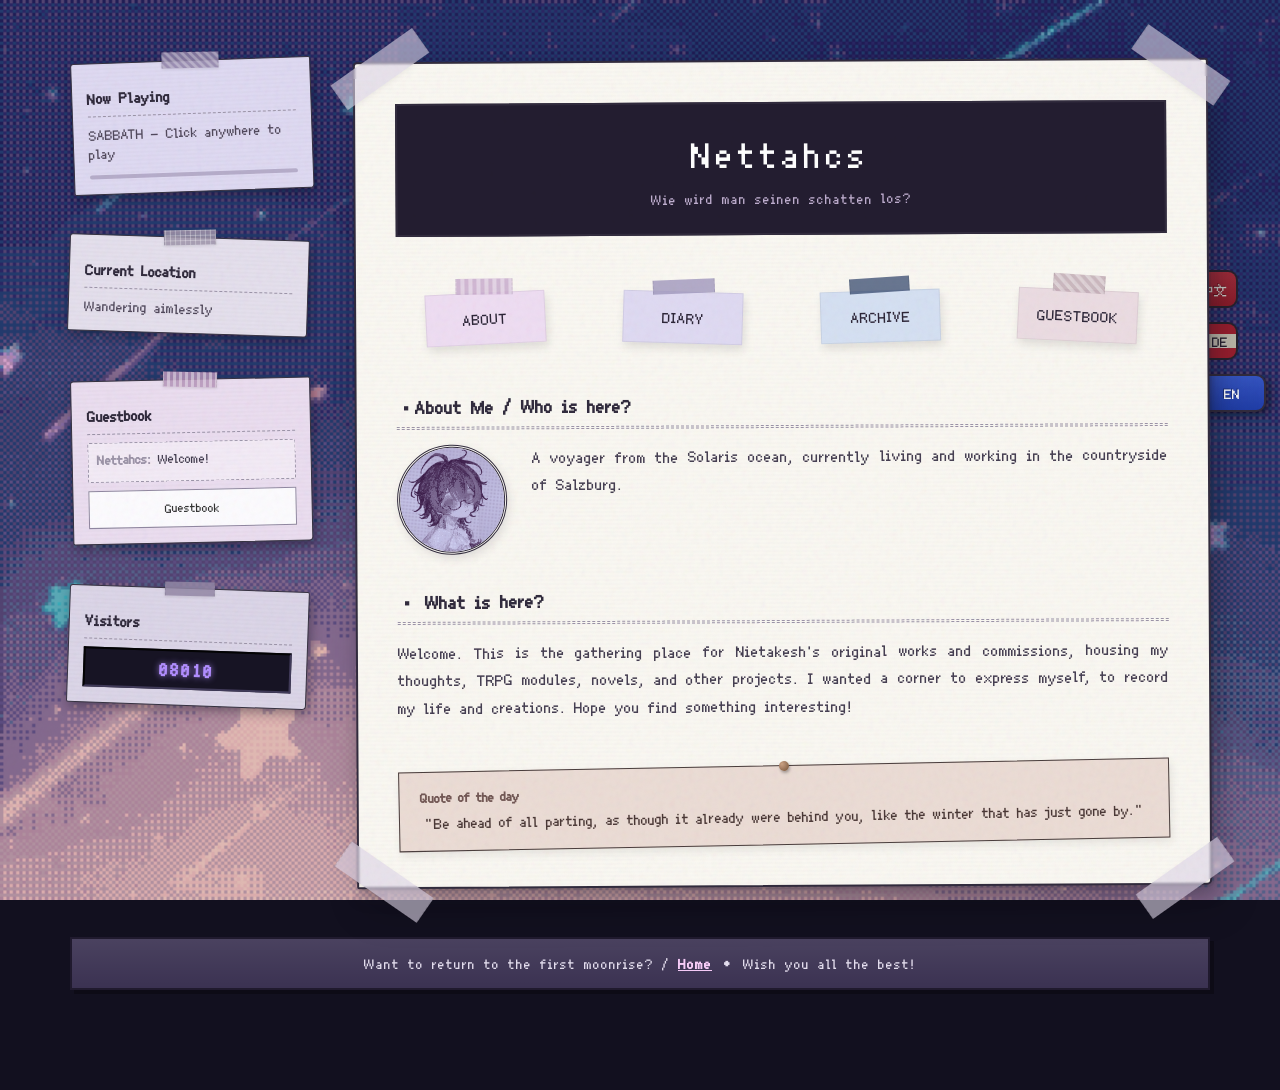
<file: index.html>
<!DOCTYPE html>
<html lang="zh-CN">
<head>
    <meta charset="UTF-8">
    <meta name="viewport" content="width=device-width, initial-scale=1.0">
    <title>涅塔克什</title>
    <link rel="stylesheet" href="style.css">
</head>
<body>

    <div class="canvas">

        <div class="scrapbook-container">

            <aside class="sidebar-widgets">

                <div class="widget-wrapper widget-music" onclick="togglePlayMusic()" style="cursor: pointer;">
                    <div class="widget-content">
                        <div class="widget-header">
                            <span class="zh">当前播放</span>
                            <span class="de">Aktuelle Wiedergabe</span>
                            <span class="en">Now Playing</span>
                        </div>
                        <hr class="pixel-line-sm">
                        <p class="widget-body" id="music-title">
                            <span class="zh">SABBATH - 点击任意位置播放</span>
                            <span class="de">SABBATH - Irgendwo klicken zum Abspielen</span>
                            <span class="en">SABBATH - Click anywhere to play</span>
                        </p>
                        <div class="music-progress">
                            <div class="progress-bar" id="music-bar" style="width: 0%;"></div>
                        </div>
                    </div>

                    <audio id="bgm-player" autoplay loop src="https://files.catbox.moe/u948f0.mp3" muted preload="auto"></audio>
                </div>

                <div class="widget-wrapper widget-mood">
                    <div class="widget-content">
                        <div class="widget-header">
                            <span class="zh">当前位置</span>
                            <span class="de">Aktuelle Position</span>
                            <span class="en">Current Location</span>
                        </div>
                        <hr class="pixel-line-sm">
                        <p class="widget-body">
                            <span class="zh">漫无目的地游荡</span>
                            <span class="de">Ziellos umherwandern</span>
                            <span class="en">Wandering aimlessly</span>
                        </p>
                    </div>
                </div>

                <div class="widget-wrapper widget-guestbook">
                    <div class="widget-content">
                        <div class="widget-header">
                            <span class="zh">访客留言</span>
                            <span class="de">Gästebuch</span>
                            <span class="en">Guestbook</span>
                        </div>
                        <hr class="pixel-line-sm">

                        <div class="chatbox-preview" style="margin-bottom: 8px;">
                            <div class="chat-msg">
                                <strong style="color: #9c94a8;">Nettahcs:</strong>
                                <span class="zh">欢迎光临!</span>
                                <span class="de">Willkommen!</span>
                                <span class="en">Welcome!</span>
                            </div>
                        </div>

                        <a href="guestbook.html" class="chat-input-text" role="button" style="text-decoration: none; display: block; text-align: center; line-height: 28px;">
                            <span class="zh"> 留言簿 </span>
                            <span class="de"> Gästebuch </span>
                            <span class="en"> Guestbook </span>
                        </a>
                    </div>
                </div>

                <div class="widget-wrapper widget-counter">
                    <div class="widget-content">
                        <div class="widget-header">
                            <span class="zh">访客数量</span>
                            <span class="de">Besucherzahl</span>
                            <span class="en">Visitors</span>
                        </div>
                        <hr class="pixel-line-sm">
                        <div class="visitor-counter">08010</div>
                    </div>
                </div>

            </aside>

            <main class="scrapbook-card">

                <div class="tape tape-top-left"></div>
                <div class="tape tape-top-right"></div>
                <div class="tape tape-bottom-left"></div>
                <div class="tape tape-bottom-right"></div>

                <div class="header-box">
                    <h1 class="zh">涅塔克什</h1>
                    <p class="subtitle zh">何日桑田俱变了，不叫伊水向东流？</p>

                    <h1 class="de">Nettahcs</h1>
                    <p class="subtitle de">Wie wird man seinen schatten los?</p>

                    <h1 class="en">Nettahcs</h1>
                    <p class="subtitle en">Wie wird man seinen schatten los?</p>
                </div>

                <nav class="nav-bar-sticky">
                    <div class="sticky-note-wrapper note-purple-light">
                        <div class="note-content">
                            <a href="about.html" class="sticky-note">
                                <span class="zh">关于</span>
                                <span class="de">ÜBER MICH</span>
                                <span class="en">ABOUT</span>
                            </a>
                        </div>
                    </div>
                    <div class="sticky-note-wrapper note-purple-mid">
                        <div class="note-content">
                            <a href="essays.html" class="sticky-note">
                                <span class="zh">随笔</span>
                                <span class="de">TAGEBUCH</span>
                                <span class="en">DIARY</span>
                            </a>
                        </div>
                    </div>
                    <div class="sticky-note-wrapper note-purple-blue">
                        <div class="note-content">
                            <a href="archive.html" class="sticky-note">
                                <span class="zh">档案室</span>
                                <span class="de">ARCHIV</span>
                                <span class="en">ARCHIVE</span>
                            </a>
                        </div>
                    </div>
                    <div class="sticky-note-wrapper note-purple-pink">
                        <div class="note-content">
                            <a href="guestbook.html" class="sticky-note">
                                <span class="zh">留言簿</span>
                                <span class="de">GÄSTEBUCH</span>
                                <span class="en">GUESTBOOK</span>
                            </a>
                        </div>
                    </div>
                </nav>

                <section class="content-section">
                    <h2 class="section-title">
                        <span class="zh">·关于我 / Who is here?</span>
                        <span class="de">·Über mich / Wer ist hier?</span>
                        <span class="en">·About Me / Who is here?</span>
                    </h2>
                    <hr class="pixel-line">
                    <div class="intro-container">
                        <img src="images/avatar1.png" class="profile-avatar" alt="涅塔克什">
                        <p class="intro-text">
                            <span class="zh">来自索拉里斯海洋的旅行者，目前居住在萨尔茨堡的乡下工作。</span>
                            <span class="de">Ein Reisender aus dem Solaris-Ozean, der derzeit auf dem Land in Salzburg lebt und arbeitet.</span>
                            <span class="en">A voyager from the Solaris ocean, currently living and working in the countryside of Salzburg.</span>
                        </p>
                    </div>
                </section>

                <section class="content-section">
                    <h2 class="section-title">
                        <span class="zh">·这是哪 / What is this?</span>
                        <span class="de">· Was ist hier?</span>
                        <span class="en">· What is here?</span>
                    </h2>
                    <hr class="pixel-line">
                    <p class="body-text">
                        <span class="zh">欢迎光临，这是涅塔克什的原创作品、约稿的收集地，存放着我的一些随想、trpg模组、小说和一些其他的项目。这里是我表达自己的角落，用来记录我的生活和创作。希望你们能找到些有趣的东西！</span>
                        <span class="de">Willkommen. Dies ist die Sammelstelle für Nietakeshs Originalwerke und Auftragsarbeiten, in der meine Gedanken, TRPG-Module, Romane und andere Projekte untergebracht sind. Hoffentlich finden Sie etwas Interessantes!</span>
                        <span class="en">Welcome. This is the gathering place for Nietakesh's original works and commissions, housing my thoughts, TRPG modules, novels, and other projects. I wanted a corner to express myself, to record my life and creations. Hope you find something interesting!</span>
                    </p>
                </section>

                <div class="quote-paper">
                    <span class="quote-title">
                        <span class="zh">每日一句 </span>
                        <span class="de">Zitat des Tages </span>
                        <span class="en">Quote of the day</span>
                    </span>
                    <p class="quote-text">
                        <span class="zh">“你当领先一切离别，仿佛它们都在你身后，就像刚刚逝去的冬天”</span>
                        <span class="de">"Sei allem Abschied voran, als wäre er hinter dir, wie der Winter, der eben vergeht."</span>
                        <span class="en">"Be ahead of all parting, as though it already were behind you, like the winter that has just gone by."</span>
                    </p>
                </div>

            </main>

            <div class="lang-bookmarks-container">
                <button class="lang-bookmark-btn btn-zh" data-lang="zh">中文</button>
                <button class="lang-bookmark-btn btn-de" data-lang="de">DE</button>
                <button class="lang-bookmark-btn btn-en" data-lang="en">EN</button>
            </div>

        </div>

        <footer class="global-footer">
            <p>
                <span class="zh">想要回到第一次月出吗？ / <a href="#" class="footer-link">返回顶部</a> • 祝你一切顺利！</span>
                <span class="de">Möchten Sie zum ersten Mondaufgang zurückkehren? / <a href="#" class="footer-link">Startseite</a> • Alles Gute für Sie!</span>
                <span class="en">Want to return to the first moonrise? / <a href="#" class="footer-link">Home</a> • Wish you all the best!</span>
            </p>
        </footer>

    </div>

    <script>
        // 页面标题
        window.pageTitles = {
            'zh': '涅塔克什 | 首页',
            'de': 'Nettahcs | Startseite',
            'en': 'Nettahcs | Home'
        };

        document.addEventListener('DOMContentLoaded', () => {
            const bgm = document.getElementById('bgm-player');
            const musicTitle = document.getElementById('music-title');
            const progressBar = document.getElementById('music-bar');

            // 1. 全局监听：访客点击网页任意位置，解除静音
            document.addEventListener('click', function () {
                if (bgm && bgm.muted) {
                    bgm.muted = false;
                    bgm.play().then(() => {
                        updateBgmText(true);
                    }).catch(err => console.log("播放被拦截重试:", err));
                }
            }, { once: true }); // 保证该解锁行为只在第一次点击触发

            // 2. 紫色进度条
            if (bgm) {
                bgm.addEventListener('timeupdate', function () {
                    if (bgm.duration) {
                        const percentage = (bgm.currentTime / bgm.duration) * 100;
                        if (progressBar) progressBar.style.width = percentage + '%';
                    }
                });
            }

            // 3. 音乐小挂件手动暂停与恢复播放
            window.togglePlayMusic = function () {
                if (!bgm) return;
                if (bgm.muted) bgm.muted = false;

                if (!bgm.paused) {
                    bgm.pause();
                    updateBgmText(false);
                } else {
                    bgm.play().then(() => {
                        updateBgmText(true);
                    });
                }
            };

            // 4. 更新音乐文字状态
            function updateBgmText(isAudioPlaying) {
                if (!musicTitle) return;
                if (isAudioPlaying) {
                    musicTitle.innerHTML = `
                                            <span class="zh">SABBATH - 正在播放</span>
                                            <span class="de">SABBATH - Wird gespielt</span>
                                            <span class="en">SABBATH - Now Playing</span>
                                        `;
                } else {
                    musicTitle.innerHTML = `
                                            <span class="zh">音乐已暂停</span>
                                            <span class="de">Musik pausiert</span>
                                            <span class="en">Music Paused</span>
                                        `;
                }
            }
        });
    </script>

    <script src="lang-switch.js"></script>

</body>
</html>
</file>
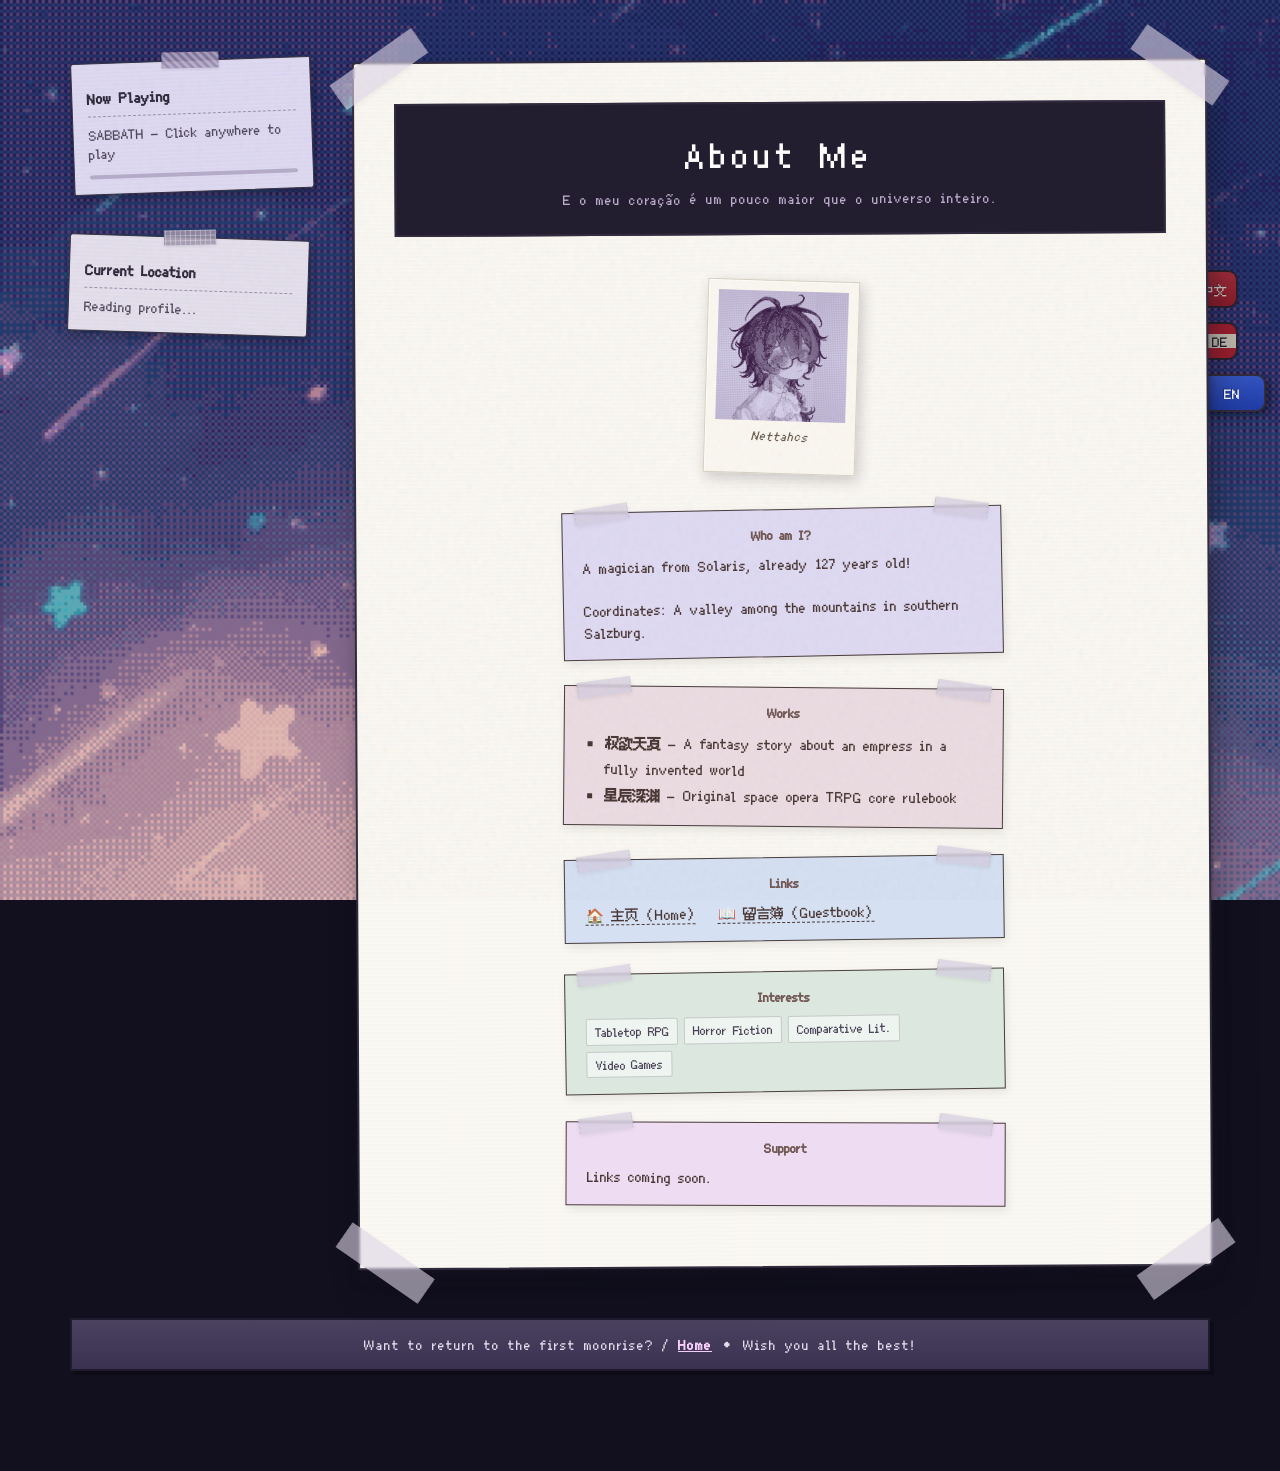
<file: about.html>
﻿<!DOCTYPE html>
<html lang="zh-CN">
<head>
    <meta charset="UTF-8">
    <meta name="viewport" content="width=device-width, initial-scale=1.0">
    <title>涅塔克什 | 关于我</title>
    <link rel="stylesheet" href="style.css">
</head>
<body>

    <div class="canvas">
        <div class="scrapbook-container">

            <aside class="sidebar-widgets">
                <div class="widget-wrapper widget-music" onclick="togglePlayMusic()" style="cursor: pointer;">
                    <div class="widget-content">
                        <div class="widget-header">
                            <span class="zh">当前播放</span>
                            <span class="de">Aktuelle Wiedergabe</span>
                            <span class="en">Now Playing</span>
                        </div>
                        <hr class="pixel-line-sm">
                        <p class="widget-body" id="music-title">
                            <span class="zh">SABBATH - 点击任意位置播放</span>
                            <span class="de">SABBATH - Irgendwo klicken zum Abspielen</span>
                            <span class="en">SABBATH - Click anywhere to play</span>
                        </p>
                        <div class="music-progress">
                            <div class="progress-bar" id="music-bar" style="width: 0%;"></div>
                        </div>
                    </div>
                    <audio id="bgm-player" autoplay loop src="https://files.catbox.moe/u948f0.mp3" muted preload="auto"></audio>
                </div>

                <div class="widget-wrapper widget-mood">
                    <div class="widget-content">
                        <div class="widget-header">
                            <span class="zh">当前位置</span>
                            <span class="de">Aktuelle Position</span>
                            <span class="en">Current Location</span>
                        </div>
                        <hr class="pixel-line-sm">
                        <p class="widget-body">
                            <span class="zh">翻阅人物档案...</span>
                            <span class="de">Geheimes Profil...</span>
                            <span class="en">Reading profile...</span>
                        </p>
                    </div>
                </div>
            </aside>

            <main class="scrapbook-card">

                <div class="tape tape-top-left"></div>
                <div class="tape tape-top-right"></div>
                <div class="tape tape-bottom-left"></div>
                <div class="tape tape-bottom-right"></div>

                <div class="header-box">
                    <h1 class="zh">关于我</h1>
                    <p class="subtitle zh">玉在椟中求善价 钗于奁内待时飞</p>
                    <h1 class="de">Über mich</h1>
                    <p class="subtitle de">Und mein Herz ist ein wenig größer als das ganze Universum.</p>
                    <h1 class="en">About Me</h1>
                    <p class="subtitle en">E o meu coração é um pouco maior que o universo inteiro.</p>
                </div>

                <div style="width: 100%; display: flex; flex-direction: column; align-items: center; padding: 10px 10px 5px 10px;">

                    <div style="margin-top: 10px; margin-bottom: 35px; text-align: center; position: relative; flex-shrink: 0;">
                        <div class="polaroid-frame">
                            <img src="images/avatar1.png" class="polaroid-img" alt="Avatar">
                            <div class="polaroid-caption">
                                <span class="zh">涅塔克什</span>
                                <span class="de">Nettahcs</span>
                                <span class="en">Nettahcs</span>
                            </div>
                        </div>
                    </div>

                    <div class="quote-paper taped" style="width: 100%; max-width: 440px; margin-top: 0; margin-bottom: 30px; background-color: #dfdaf2; transform: rotate(-0.8deg); flex-shrink: 0;">
                        <span class="quote-title">
                            <span class="zh">我是谁</span>
                            <span class="de">Wer bin ich?</span>
                            <span class="en">Who am I?</span>
                        </span>
                        <p class="quote-text" style="text-align: left; margin-top: 10px;">
                            <span class="zh">索拉里斯的魔法师，已经有127岁了！<br><br>目前坐标：萨尔茨堡州南部群山间的一处山谷。</span>
                            <span class="de">Ein Zauberer von Solaris, bereits 127 Jahre alt!<br><br>Koordinaten: Ein Tal zwischen den Bergen im Süden des Bundeslandes Salzburg.</span>
                            <span class="en">A magician from Solaris, already 127 years old!<br><br>Coordinates: A valley among the mountains in southern Salzburg.</span>
                        </p>
                    </div>

                    <div class="quote-paper taped" style="width: 100%; max-width: 440px; margin-top: 0; margin-bottom: 30px; background-color: #ebdce2; transform: rotate(0.8deg); flex-shrink: 0;">
                        <span class="quote-title">
                            <span class="zh">作品</span>
                            <span class="de">Werke</span>
                            <span class="en">Works</span>
                        </span>
                        <div class="quote-text" style="text-align: left; margin-top: 10px;">
                            <ul style="list-style-type: square; margin-left: 20px; line-height: 1.8; padding: 0;">
                                <li>
                                    <b>权欲天夏</b> -
                                    <span class="zh">完全架空的异世界女帝文</span>
                                    <span class="de">Eine Fantasiegeschichte über eine Kaiserin in einer vollständig erfundenen Welt</span>
                                    <span class="en">A fantasy story about an empress in a fully invented world</span>
                                </li>
                                <li>
                                    <b>星辰深渊</b> -
                                    <span class="zh">原创太空歌剧TRPG核心规则</span>
                                    <span class="de">Originales Space-Opera-TRPG-Regelwerk</span>
                                    <span class="en">Original space opera TRPG core rulebook</span>
                                </li>
                            </ul>
                        </div>
                    </div>

                    <div class="quote-paper taped" style="width: 100%; max-width: 440px; margin-top: 0; margin-bottom: 30px; background-color: #d5e0f2; transform: rotate(-0.5deg); flex-shrink: 0;">
                        <span class="quote-title">
                            <span class="zh">跳转链接</span>
                            <span class="de">Links</span>
                            <span class="en">Links</span>
                        </span>
                        <div class="quote-text" style="text-align: left; margin-top: 10px;">
                            <p>
                                <a href="index.html" style="color: #4a3836; text-decoration: none; border-bottom: 1px dashed #4a3836; margin-right: 15px;">🏠 主页 (Home)</a>
                                <a href="guestbook.html" style="color: #4a3836; text-decoration: none; border-bottom: 1px dashed #4a3836;">📖 留言簿 (Guestbook)</a>
                            </p>
                        </div>
                    </div>

                    <div class="quote-paper taped" style="width: 100%; max-width: 440px; margin-top: 0; margin-bottom: 30px; background-color: #dce8df; transform: rotate(-0.6deg); flex-shrink: 0;">
                        <span class="quote-title">
                            <span class="zh">我的兴趣</span>
                            <span class="de">Interessen</span>
                            <span class="en">Interests</span>
                        </span>
                        <div class="quote-text" style="text-align: left; margin-top: 10px;">
                            <div class="interest-tags">
                                <span class="interest-tag">
                                    <span class="zh">跑团</span>
                                    <span class="de">Rollenspiele</span>
                                    <span class="en">Tabletop RPG</span>
                                </span>
                                <span class="interest-tag">
                                    <span class="zh">恐怖小说</span>
                                    <span class="de">Horrorliteratur</span>
                                    <span class="en">Horror Fiction</span>
                                </span>
                                <span class="interest-tag">
                                    <span class="zh">比较文学</span>
                                    <span class="de">Komparatistik</span>
                                    <span class="en">Comparative Lit.</span>
                                </span>
                                <span class="interest-tag">
                                    <span class="zh">电子游戏</span>
                                    <span class="de">Videospiele</span>
                                    <span class="en">Video Games</span>
                                </span>
                            </div>
                        </div>
                    </div>

                    <div class="quote-paper taped" style="width: 100%; max-width: 440px; margin-top: 0; margin-bottom: 15px; background-color: #eeddf2; transform: rotate(0.5deg); flex-shrink: 0;">
                        <span class="quote-title">
                            <span class="zh">支持我！</span>
                            <span class="de">Unterstützung</span>
                            <span class="en">Support</span>
                        </span>
                        <p class="quote-text" style="text-align: left; margin-top: 10px;">
                            <span class="zh">等待补充链接</span>
                            <span class="de">Links werden noch ergänzt.</span>
                            <span class="en">Links coming soon.</span>
                        </p>
                    </div>

                </div>
            </main>

            <div class="lang-bookmarks-container">
                <button class="lang-bookmark-btn btn-zh" data-lang="zh">中文</button>
                <button class="lang-bookmark-btn btn-de" data-lang="de">DE</button>
                <button class="lang-bookmark-btn btn-en" data-lang="en">EN</button>
            </div>

        </div>

        <footer class="global-footer">
            <p>
                <span class="zh">想要回到第一次月出吗？ / <a href="index.html" class="footer-link">返回首页</a> • 祝你一切顺利！</span>
                <span class="de">Möchten Sie zum ersten Mondaufgang zurückkehren? / <a href="index.html" class="footer-link">Startseite</a> • Alles Gute für Sie!</span>
                <span class="en">Want to return to the first moonrise? / <a href="index.html" class="footer-link">Home</a> • Wish you all the best!</span>
            </p>
        </footer>

    </div>

    <script src="lang-switch.js"></script>
    <script>
        document.addEventListener('DOMContentLoaded', () => {
            window.pageTitles = { 'zh': '涅塔克什 | 关于我', 'de': 'Nettahcs | Über mich', 'en': 'Nettahcs | About Me' };
            const bgm = document.getElementById('bgm-player');
            const musicTitle = document.getElementById('music-title');
            const progressBar = document.getElementById('music-bar');

            document.addEventListener('click', function () {
                if (bgm && bgm.muted) {
                    bgm.muted = false;
                    bgm.play().then(() => updateBgmText(true)).catch(() => { });
                }
            }, { once: true });

            if (bgm) {
                bgm.addEventListener('timeupdate', function () {
                    if (bgm.duration && progressBar) progressBar.style.width = (bgm.currentTime / bgm.duration) * 100 + '%';
                });
            }

            window.togglePlayMusic = function () {
                if (!bgm) return;
                bgm.muted = false;
                if (!bgm.paused) { bgm.pause(); updateBgmText(false); }
                else { bgm.play().then(() => updateBgmText(true)); }
            };

            function updateBgmText(isAudioPlaying) {
                if (!musicTitle) return;
                musicTitle.innerHTML = isAudioPlaying
                    ? `<span class="zh">SABBATH - 正在播放</span><span class="de">SABBATH - Wird gespielt</span><span class="en">SABBATH - Now Playing</span>`
                    : `<span class="zh">音乐已暂停</span><span class="de">Musik pausiert</span><span class="en">Music Paused</span>`;
            }
        });
    </script>
</body>
</html>
</file>
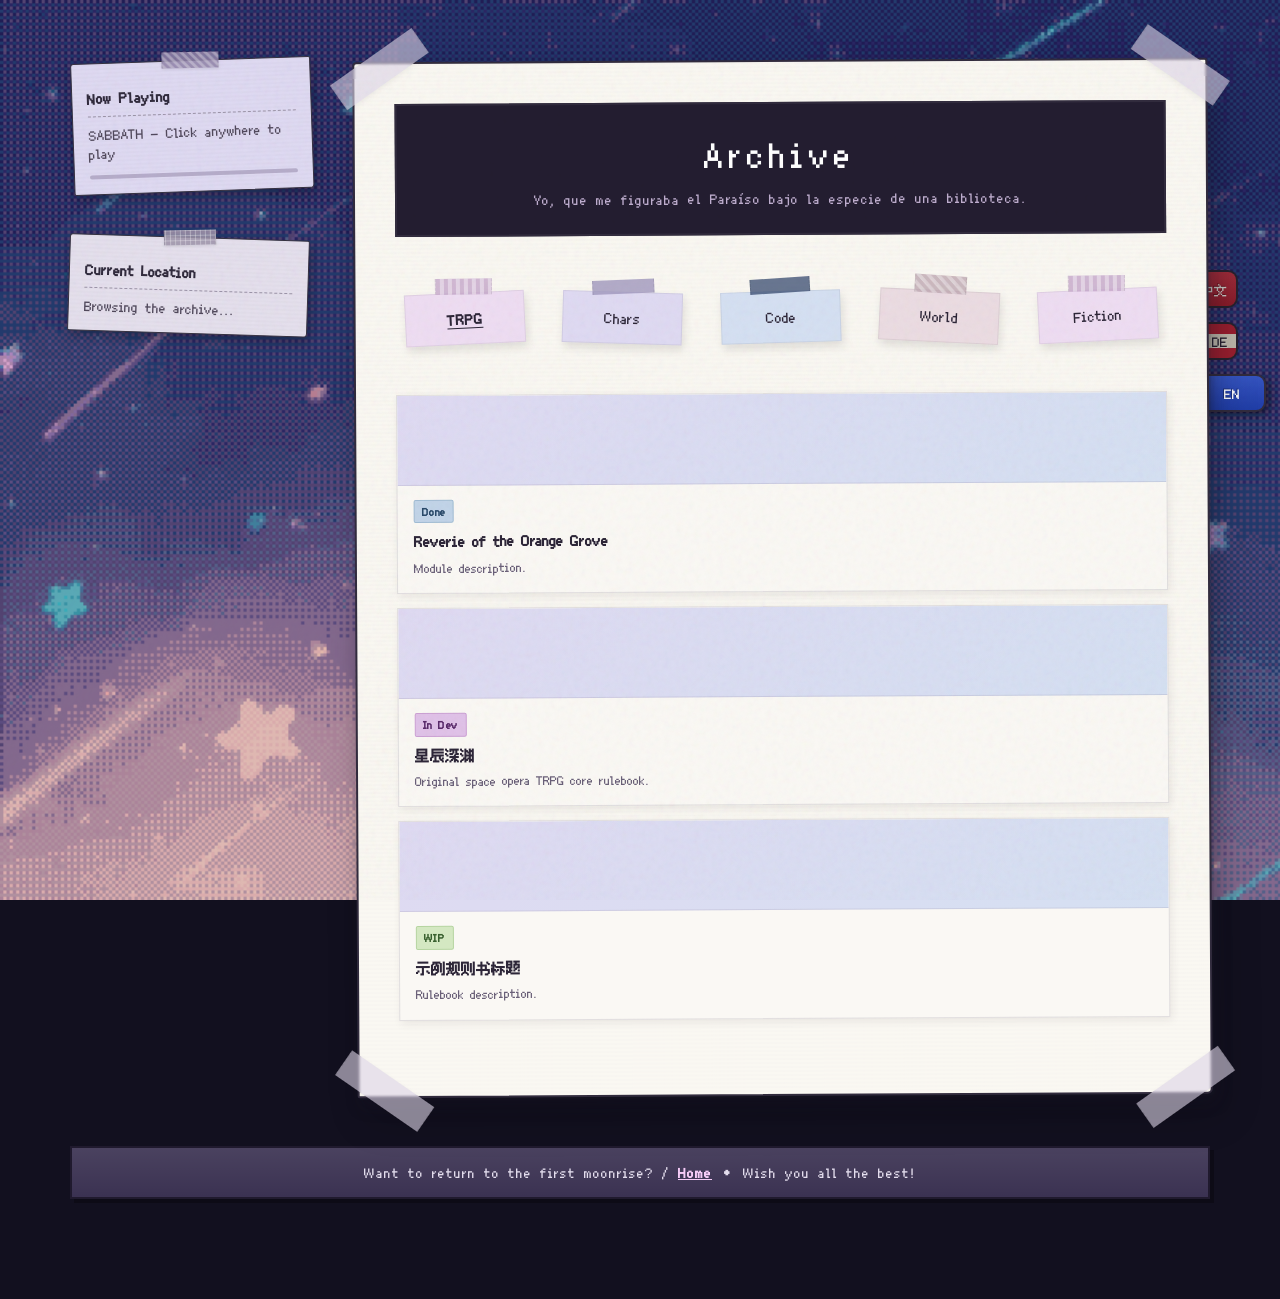
<file: archive.html>
<!DOCTYPE html>
<html lang="zh-CN">
<head>
    <meta charset="UTF-8">
    <meta name="viewport" content="width=device-width, initial-scale=1.0">
    <title>涅塔克什 | 创作物</title>
    <link rel="stylesheet" href="style.css">
    <script>
        window.pageTitles = {
            'zh': '涅塔克什 | 创作物',
            'de': 'Nettahcs | Werke',
            'en': 'Nettahcs | Archive'
        };
    </script>
</head>
<body>

    <div class="canvas">
        <div class="scrapbook-container">

            <aside class="sidebar-widgets">
                <div class="widget-wrapper widget-music" onclick="togglePlayMusic()" style="cursor: pointer;">
                    <div class="widget-content">
                        <div class="widget-header">
                            <span class="zh">当前播放</span>
                            <span class="de">Aktuelle Wiedergabe</span>
                            <span class="en">Now Playing</span>
                        </div>
                        <hr class="pixel-line-sm">
                        <p class="widget-body" id="music-title">
                            <span class="zh">SABBATH - 点击任意位置播放</span>
                            <span class="de">SABBATH - Irgendwo klicken zum Abspielen</span>
                            <span class="en">SABBATH - Click anywhere to play</span>
                        </p>
                        <div class="music-progress">
                            <div class="progress-bar" id="music-bar" style="width: 0%;"></div>
                        </div>
                    </div>
                    <audio id="bgm-player" autoplay loop src="https://files.catbox.moe/u948f0.mp3" muted preload="auto"></audio>
                </div>

                <div class="widget-wrapper widget-mood">
                    <div class="widget-content">
                        <div class="widget-header">
                            <span class="zh">当前位置</span>
                            <span class="de">Aktuelle Position</span>
                            <span class="en">Current Location</span>
                        </div>
                        <hr class="pixel-line-sm">
                        <p class="widget-body">
                            <span class="zh">翻阅创作档案...</span>
                            <span class="de">Werkarchiv wird durchsucht...</span>
                            <span class="en">Browsing the archive...</span>
                        </p>
                    </div>
                </div>
            </aside>

            <main class="scrapbook-card">

                <div class="tape tape-top-left"></div>
                <div class="tape tape-top-right"></div>
                <div class="tape tape-bottom-left"></div>
                <div class="tape tape-bottom-right"></div>

                <div class="header-box">
                    <h1 class="zh">存档</h1>
                    <p class="subtitle zh">我心里一直都在暗暗设想，天堂应该是图书馆的模样</p>
                    <h1 class="de">Werke</h1>
                    <p class="subtitle de">
                        Alle Bücher dieser Welt
                        Bringen dir kein Glück,
                        Aber sie weisen dich geheim
                        In dich selbst zurück.
                    </p>
                    <h1 class="en">Archive</h1>
                    <p class="subtitle en">Yo, que me figuraba el Paraíso bajo la especie de una biblioteca.</p>
                </div>

                <!-- 便利贴导航 -->
                <nav class="nav-bar-sticky" id="archive-nav">
                    <div class="sticky-note-wrapper note-purple-light">
                        <div class="note-content">
                            <a href="#" class="sticky-note archive-tab active-tab" data-panel="trpg">
                                <span class="zh">TRPG</span>
                                <span class="de">TRPG</span>
                                <span class="en">TRPG</span>
                            </a>
                        </div>
                    </div>
                    <div class="sticky-note-wrapper note-purple-mid">
                        <div class="note-content">
                            <a href="#" class="sticky-note archive-tab" data-panel="characters">
                                <span class="zh">角色表</span>
                                <span class="de">Chars</span>
                                <span class="en">Chars</span>
                            </a>
                        </div>
                    </div>
                    <div class="sticky-note-wrapper note-purple-blue">
                        <div class="note-content">
                            <a href="#" class="sticky-note archive-tab" data-panel="code">
                                <span class="zh">Code</span>
                                <span class="de">Code</span>
                                <span class="en">Code</span>
                            </a>
                        </div>
                    </div>
                    <div class="sticky-note-wrapper note-purple-pink">
                        <div class="note-content">
                            <a href="#" class="sticky-note archive-tab" data-panel="world">
                                <span class="zh">世界观</span>
                                <span class="de">Welt</span>
                                <span class="en">World</span>
                            </a>
                        </div>
                    </div>
                    <div class="sticky-note-wrapper note-purple-light">
                        <div class="note-content">
                            <a href="#" class="sticky-note archive-tab" data-panel="story">
                                <span class="zh">原创小说</span>
                                <span class="de">Romane</span>
                                <span class="en">Fiction</span>
                            </a>
                        </div>
                    </div>
                </nav>


                <!-- TRPG（模组 + 规则） -->
                <section class="archive-panel active content-section" id="panel-trpg">
                    <div class="archive-grid">

                        <div class="archive-card">
                            <div class="archive-card-banner-placeholder"></div>
                            <div class="archive-card-top">
                                <span class="badge badge-done">
                                    <span class="zh">已完成</span><span class="de">Abgeschlossen</span><span class="en">Done</span>
                                </span>
                            </div>
                            <p class="archive-card-title">
                                <span class="zh">橙园遗梦</span>
                                <span class="de">Orangen</span>
                                <span class="en">Reverie of the Orange Grove</span>
                            </p>
                            <p class="archive-card-desc">
                                <span class="zh">1919年初春，一封来自偏远山村的遗产信函，将调查员引向一座被群山与旧事包围的宅院。</span>
                                <span class="de">Modulbeschreibung.</span>
                                <span class="en">Module description.</span>
                            </p>
                        </div>

                        <div class="archive-card">
                            <div class="archive-card-banner-placeholder"></div>
                            <div class="archive-card-top">
                                <span class="badge badge-dev">
                                    <span class="zh">开发中</span><span class="de">In Entwicklung</span><span class="en">In Dev</span>
                                </span>
                            </div>
                            <p class="archive-card-title">星辰深渊</p>
                            <p class="archive-card-desc">
                                <span class="zh">原创太空歌剧TRPG核心规则。</span>
                                <span class="de">Originales Space-Opera-TRPG-Regelwerk.</span>
                                <span class="en">Original space opera TRPG core rulebook.</span>
                            </p>
                        </div>

                        <div class="archive-card">
                            <div class="archive-card-banner-placeholder"></div>
                            <div class="archive-card-top">
                                <span class="badge badge-wip">
                                    <span class="zh">创作中</span><span class="de">In Arbeit</span><span class="en">WIP</span>
                                </span>
                            </div>
                            <p class="archive-card-title">示例规则书标题</p>
                            <p class="archive-card-desc">
                                <span class="zh">规则书简介。</span>
                                <span class="de">Regelbuchbeschreibung.</span>
                                <span class="en">Rulebook description.</span>
                            </p>
                        </div>

                    </div>
                </section>

                <!-- 角色表 -->
                <section class="archive-panel content-section" id="panel-characters">
                    <div class="character-grid">

                        <div class="character-card">
                            <img class="character-photo" loading="lazy" src="archive/characters/portraits/liz.png" alt="穿着黄色制服的蓝色鼠族">
                            <div class="character-info">
                                <p class="character-name">
                                    <span class="zh">栗子爆爆</span>
                                    <span class="de">LizBoom</span>
                                    <span class="en">LizBoom</span>
                                </p>
                                <p class="character-desc">
                                    <span class="zh">来自高栗星区的鼠族探险家</span>
                                    <span class="de">Entdecker aus der Region Gao Li</span>
                                    <span class="en">Explorer from the Gao Li region</span>
                                </p>
                            </div>
                        </div>
                        <div class="character-card">
                            <div class="character-photo-placeholder">✦</div>
                            <div class="character-info">
                                <p class="character-name">
                                    <span class="zh">示例角色名</span>
                                    <span class="de">Beispielname</span>
                                    <span class="en">Example Name</span>
                                </p>
                                <p class="character-desc">
                                    <span class="zh">世界观归属 · 身份</span>
                                    <span class="de">Welt · Rolle</span>
                                    <span class="en">World · Role</span>
                                </p>
                            </div>
                        </div>
                        <div class="character-card">
                            <div class="character-photo-placeholder">✦</div>
                            <div class="character-info">
                                <p class="character-name">
                                    <span class="zh">示例角色名</span>
                                    <span class="de">Beispielname</span>
                                    <span class="en">Example Name</span>
                                </p>
                                <p class="character-desc">
                                    <span class="zh">世界观归属 · 身份</span>
                                    <span class="de">Welt · Rolle</span>
                                    <span class="en">World · Role</span>
                                </p>
                            </div>
                        </div>
                        <div class="character-card">
                            <div class="character-photo-placeholder">✦</div>
                            <div class="character-info">
                                <p class="character-name">
                                    <span class="zh">示例角色名</span>
                                    <span class="de">Beispielname</span>
                                    <span class="en">Example Name</span>
                                </p>
                                <p class="character-desc">
                                    <span class="zh">世界观归属 · 身份</span>
                                    <span class="de">Welt · Rolle</span>
                                    <span class="en">World · Role</span>
                                </p>
                            </div>
                        </div>
                        <div class="character-card">
                            <div class="character-photo-placeholder">✦</div>
                            <div class="character-info">
                                <p class="character-name">
                                    <span class="zh">示例角色名</span>
                                    <span class="de">Beispielname</span>
                                    <span class="en">Example Name</span>
                                </p>
                                <p class="character-desc">
                                    <span class="zh">世界观归属 · 身份</span>
                                    <span class="de">Welt · Rolle</span>
                                    <span class="en">World · Role</span>
                                </p>
                            </div>
                        </div>
                        <div class="character-card">
                            <div class="character-photo-placeholder">✦</div>
                            <div class="character-info">
                                <p class="character-name">
                                    <span class="zh">示例角色名</span>
                                    <span class="de">Beispielname</span>
                                    <span class="en">Example Name</span>
                                </p>
                                <p class="character-desc">
                                    <span class="zh">世界观归属 · 身份</span>
                                    <span class="de">Welt · Rolle</span>
                                    <span class="en">World · Role</span>
                                </p>
                            </div>
                        </div>

                        <!-- 复制上方 character-card 块来添加新角色 -->
                        <!-- 有立绘时把 character-photo-placeholder 替换成: -->
                        <!-- <img class="character-photo" loading="lazy" src="archive/characters/portraits/char-xxx.png" alt="角色名"> -->

                    </div>
                </section>

                <!-- 编程作品 -->
                <section class="archive-panel content-section" id="panel-code">
                    <div class="archive-grid">

                        <div class="archive-card">
                            <div class="archive-card-banner-placeholder"></div>
                            <div class="archive-card-top">
                                <span class="badge badge-wip">
                                    <span class="zh">开发中</span><span class="de">In Entwicklung</span><span class="en">In Dev</span>
                                </span>
                            </div>
                            <p class="archive-card-title">示例软件标题 A</p>
                            <p class="archive-card-desc">
                                <span class="zh">软件简介。</span>
                                <span class="de">Softwarebeschreibung.</span>
                                <span class="en">Software description.</span>
                            </p>
                        </div>

                        <div class="archive-card">
                            <div class="archive-card-banner-placeholder"></div>
                            <div class="archive-card-top">
                                <span class="badge badge-wip">
                                    <span class="zh">开发中</span><span class="de">In Entwicklung</span><span class="en">In Dev</span>
                                </span>
                            </div>
                            <p class="archive-card-title">示例软件标题 B</p>
                            <p class="archive-card-desc">
                                <span class="zh">软件简介。</span>
                                <span class="de">Softwarebeschreibung.</span>
                                <span class="en">Software description.</span>
                            </p>
                        </div>

                    </div>
                </section>

                <!-- 世界观 -->
                <section class="archive-panel content-section" id="panel-world">
                    <div class="archive-grid">

                        <div class="archive-card">
                            <div class="archive-card-banner-placeholder"></div>
                            <div class="archive-card-top">
                                <span class="badge badge-wip">
                                    <span class="zh">创作中</span><span class="de">In Arbeit</span><span class="en">WIP</span>
                                </span>
                            </div>
                            <p class="archive-card-title">示例世界观名称 A</p>
                            <p class="archive-card-desc">
                                <span class="zh">世界观简介。</span>
                                <span class="de">Weltbeschreibung.</span>
                                <span class="en">World description.</span>
                            </p>
                        </div>

                        <div class="archive-card">
                            <div class="archive-card-banner-placeholder"></div>
                            <div class="archive-card-top">
                                <span class="badge badge-wip">
                                    <span class="zh">创作中</span><span class="de">In Arbeit</span><span class="en">WIP</span>
                                </span>
                            </div>
                            <p class="archive-card-title">示例世界观名称 B</p>
                            <p class="archive-card-desc">
                                <span class="zh">世界观简介。</span>
                                <span class="de">Weltbeschreibung.</span>
                                <span class="en">World description.</span>
                            </p>
                        </div>

                    </div>
                </section>

                <!-- 原创小说 -->
                <section class="archive-panel content-section" id="panel-story">
                    <div class="archive-grid">

                        <div class="archive-card">
                            <div class="archive-card-banner-placeholder"></div>
                            <div class="archive-card-top">
                                <span class="badge badge-ongoing">
                                    <span class="zh">连载中</span><span class="de">Laufend</span><span class="en">Ongoing</span>
                                </span>
                            </div>
                            <p class="archive-card-title">权欲天夏</p>
                            <p class="archive-card-desc">
                                <span class="zh">完全架空的异世界女帝文。</span>
                                <span class="de">Eine Fantasiegeschichte über eine Kaiserin in einer erfundenen Welt.</span>
                                <span class="en">A fantasy story about an empress in a fully invented world.</span>
                            </p>
                        </div>

                        <div class="archive-card">
                            <div class="archive-card-banner-placeholder"></div>
                            <div class="archive-card-top">
                                <span class="badge badge-wip">
                                    <span class="zh">创作中</span><span class="de">In Arbeit</span><span class="en">WIP</span>
                                </span>
                            </div>
                            <p class="archive-card-title">示例小说标题</p>
                            <p class="archive-card-desc">
                                <span class="zh">小说简介。</span>
                                <span class="de">Romanbeschreibung.</span>
                                <span class="en">Novel description.</span>
                            </p>
                        </div>

                    </div>
                </section>

            </main>

            <div class="lang-bookmarks-container">
                <button class="lang-bookmark-btn btn-zh" data-lang="zh">中文</button>
                <button class="lang-bookmark-btn btn-de" data-lang="de">DE</button>
                <button class="lang-bookmark-btn btn-en" data-lang="en">EN</button>
            </div>

        </div>

        <footer class="global-footer">
            <p>
                <span class="zh">想要回到第一次月出吗？ / <a href="index.html" class="footer-link">返回首页</a> • 祝你一切顺利！</span>
                <span class="de">Möchten Sie zum ersten Mondaufgang zurückkehren? / <a href="index.html" class="footer-link">Startseite</a> • Alles Gute für Sie!</span>
                <span class="en">Want to return to the first moonrise? / <a href="index.html" class="footer-link">Home</a> • Wish you all the best!</span>
            </p>
        </footer>

    </div>

    <script src="lang-switch.js"></script>
    <script>
        document.addEventListener('DOMContentLoaded', () => {

            // 音乐
            const bgm = document.getElementById('bgm-player');
            const musicTitle = document.getElementById('music-title');
            const progressBar = document.getElementById('music-bar');

            document.addEventListener('click', function () {
                if (bgm && bgm.muted) {
                    bgm.muted = false;
                    bgm.play().then(() => updateBgmText(true)).catch(() => {});
                }
            }, { once: true });

            if (bgm) {
                bgm.addEventListener('timeupdate', function () {
                    if (bgm.duration && progressBar)
                        progressBar.style.width = (bgm.currentTime / bgm.duration) * 100 + '%';
                });
            }

            window.togglePlayMusic = function () {
                if (!bgm) return;
                bgm.muted = false;
                if (!bgm.paused) { bgm.pause(); updateBgmText(false); }
                else { bgm.play().then(() => updateBgmText(true)); }
            };

            function updateBgmText(isPlaying) {
                if (!musicTitle) return;
                musicTitle.innerHTML = isPlaying
                    ? `<span class="zh">SABBATH - 正在播放</span><span class="de">SABBATH - Wird gespielt</span><span class="en">SABBATH - Now Playing</span>`
                    : `<span class="zh">音乐已暂停</span><span class="de">Musik pausiert</span><span class="en">Music Paused</span>`;
            }

            // 便利贴 tab 切换
            const tabs = document.querySelectorAll('.archive-tab');
            const panels = document.querySelectorAll('.archive-panel');

            tabs.forEach(tab => {
                tab.addEventListener('click', (e) => {
                    e.preventDefault();
                    const target = tab.getAttribute('data-panel');

                    // 切换 tab 高亮
                    tabs.forEach(t => t.classList.remove('active-tab'));
                    tab.classList.add('active-tab');

                    // 切换内容面板
                    panels.forEach(p => p.classList.remove('active'));
                    document.getElementById('panel-' + target).classList.add('active');
                });
            });
        });
    </script>

</body>
</html>
</file>
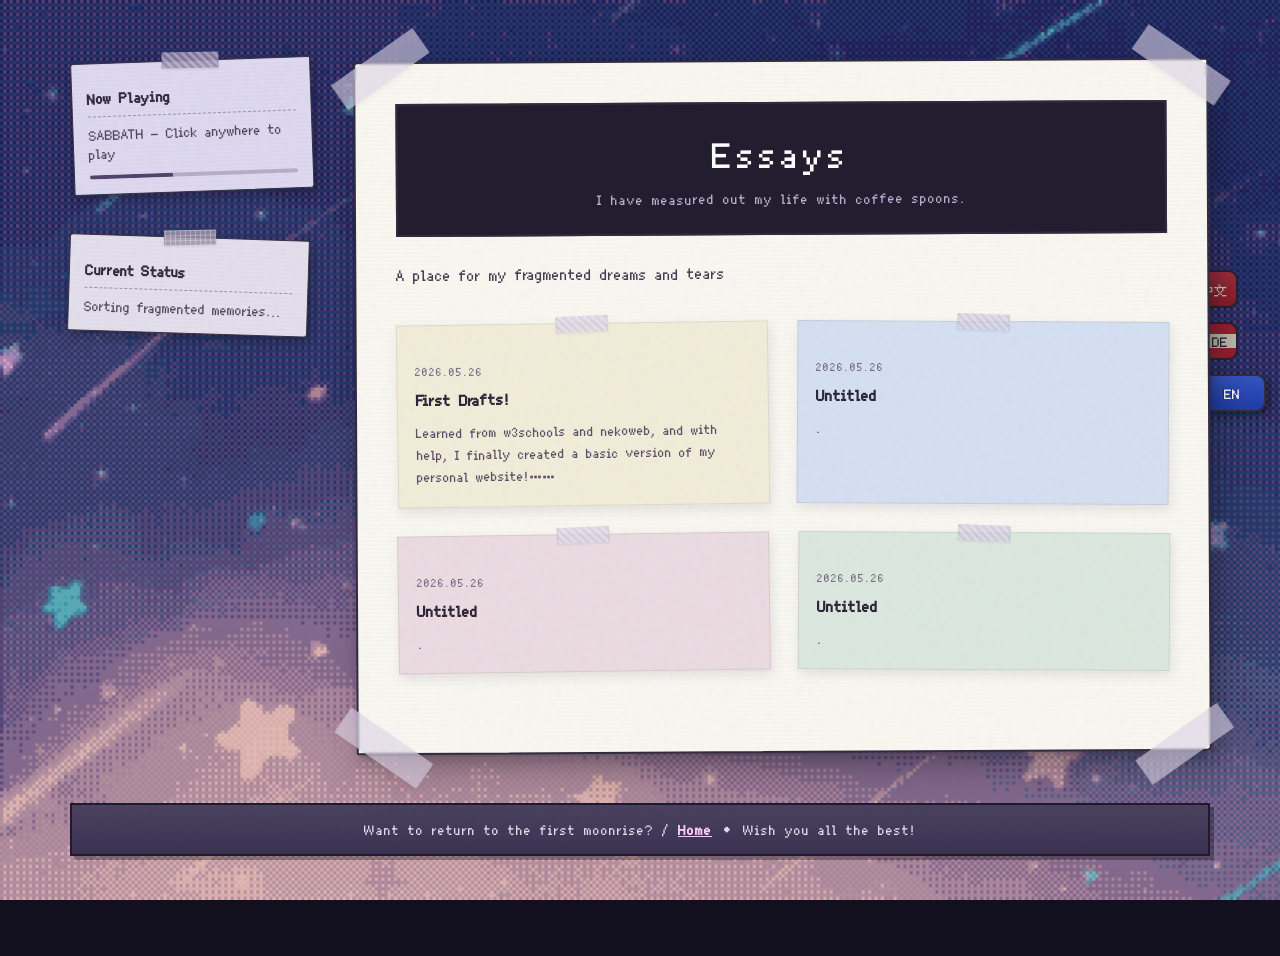
<file: essays.html>
<!DOCTYPE html>
<html lang="zh-CN">
<head>
    <meta charset="UTF-8">
    <meta name="viewport" content="width=device-width, initial-scale=1.0">
    <title>涅塔克什 | 随笔</title>

    <link rel="stylesheet" href="style.css">

    <script>
        window.pageTitles = {
            'zh': '涅塔克什 | 随笔',
            'de': 'Nettahcs | Essays',
            'en': 'Nettahcs | Essays'
        };
    </script>
</head>

<body>

    <div class="canvas">

        <div class="scrapbook-container">

            <!-- 左侧挂件 -->
            <aside class="sidebar-widgets">

                <div class="widget-wrapper widget-music" onclick="togglePlayMusic()" style="cursor:pointer;">
                    <div class="widget-content">

                        <div class="widget-header">
                            <span class="zh">当前播放</span>
                            <span class="de">Aktuelle Wiedergabe</span>
                            <span class="en">Now Playing</span>
                        </div>

                        <hr class="pixel-line-sm">

                        <p class="widget-body" id="music-title">
                            <span class="zh">SABBATH - 点击任意位置播放</span>
                            <span class="de">SABBATH - Irgendwo klicken zum Abspielen</span>
                            <span class="en">SABBATH - Click anywhere to play</span>
                        </p>

                        <div class="music-progress">
                            <div class="progress-bar" id="music-bar"></div>
                        </div>

                    </div>

                    <audio id="bgm-player"
                           autoplay
                           loop
                           muted
                           preload="auto"
                           src="https://files.catbox.moe/u948f0.mp3"></audio>
                </div>

                <div class="widget-wrapper widget-mood">
                    <div class="widget-content">

                        <div class="widget-header">
                            <span class="zh">当前状态</span>
                            <span class="de">Aktueller Zustand</span>
                            <span class="en">Current Status</span>
                        </div>

                        <hr class="pixel-line-sm">

                        <p class="widget-body">
                            <span class="zh">正在整理记忆碎片……</span>
                            <span class="de">Erinnerungsfragmente werden sortiert...</span>
                            <span class="en">Sorting fragmented memories...</span>
                        </p>

                    </div>
                </div>

            </aside>

            <!-- 主内容 -->
            <main class="scrapbook-card essays-page">

                <!-- 胶带 -->
                <div class="tape tape-top-left"></div>
                <div class="tape tape-top-right"></div>
                <div class="tape tape-bottom-left"></div>
                <div class="tape tape-bottom-right"></div>

                <!-- 页头 -->
                <div class="header-box">

                    <h1 class="zh">随笔</h1>
                    <p class="subtitle zh">落了片白茫茫大地真干净。</p>

                    <h1 class="de">Essays</h1>
                    <p class="subtitle de">Ich lebe mein Leben in wachsenden Ringen.</p>

                    <h1 class="en">Essays</h1>
                    <p class="subtitle en">I have measured out my life with coffee spoons.</p>

                </div>

                <!-- 页面说明 -->
                <section class="content-section">

                    <p class="body-text">
                        <span class="zh">
                            这里存放着我破碎的梦和眼泪
                            
                        </span>

                        <span class="de">
                            Hier liegen meine zertrümmerten Träume und Tränen
                        </span>

                        <span class="en">
                            A place for my fragmented dreams and tears
                        </span>
                    </p>

                </section>

                <!-- 随笔墙 -->
                <div class="sticky-wall">

                    <!-- 01 -->
                    <a href="essays/001-celebrate.html" class="essay-note note-yellow">

                        <div class="note-tape"></div>

                        <div class="note-header">
                            <span class="note-date">2026.05.26</span>
                        </div>

                        <h3 class="note-title">
                            <span class="zh">小站初具雏形!</span>
                            <span class="de">Erste Entwürfe!</span>
                            <span class="en">First Drafts!</span>
                        </h3>

                        <p class="note-preview">
                            <span class="zh">
                                在w3schools和nekoweb上到处学习，在VS的Agent的帮助下终于整理出了一个初具雏形的站点！虽然还很简陋，但已经能够满足基本的展示了。
                                ……
                            </span>

                            <span class="de">
                                Hallo！meine lieben Freunde！
                            </span>

                            <span class="en">
                                Learned from w3schools and nekoweb, and with help, I finally created a basic version of my personal website!……
                            </span>
                        </p>

                    </a>

                    <!-- 02 -->
                    <a href="#" class="essay-note note-blue">

                        <div class="note-tape"></div>

                        <div class="note-header">
                            <span class="note-date">2026.05.26</span>
                        </div>

                        <h3 class="note-title">
                            <span class="zh">无题 / Untitled</span>
                            <span class="de">Ohne Titel</span>
                            <span class="en">Untitled</span>
                        </h3>

                        <p class="note-preview">
                            <span class="zh">
                                示例文字
                                示例文字。
                            </span>

                            <span class="de">
                                ...
                            </span>

                            <span class="en">
                                .
                            </span>
                        </p>

                    </a>

                    <!-- 03 -->
                    <a href="#" class="essay-note note-pink">

                        <div class="note-tape"></div>

                        <div class="note-header">
                            <span class="note-date">2026.05.26</span>
                        </div>

                        <h3 class="note-title">
                            <span class="zh">无题 / Untitled</span>
                            <span class="de">Ohne Titel</span>
                            <span class="en">Untitled</span>
                        </h3>

                        <p class="note-preview">
                            <span class="zh">
                                示例文字
                                示例文字。
                            </span>

                            <span class="de">
                                ...
                            </span>

                            <span class="en">
                                .
                            </span>
                        </p>

                    </a>

                    <!-- 04 -->
                    <a href="#" class="essay-note note-green">

                        <div class="note-tape"></div>

                        <div class="note-header">
                            <span class="note-date">2026.05.26</span>
                        </div>

                        <h3 class="note-title">
                            <span class="zh">无题 / Untitled</span>
                            <span class="de">Ohne Titel</span>
                            <span class="en">Untitled</span>
                        </h3>

                        <p class="note-preview">
                            <span class="zh">
                                示例文字
                                示例文字。
                            </span>

                            <span class="de">
                                ...
                            </span>

                            <span class="en">
                                .
                            </span>
                        </p>

                    </a>

                </div>


            </main>

            <!-- 语言标签 -->
            <div class="lang-bookmarks-container">
                <button class="lang-bookmark-btn btn-zh" data-lang="zh">中文</button>
                <button class="lang-bookmark-btn btn-de" data-lang="de">DE</button>
                <button class="lang-bookmark-btn btn-en" data-lang="en">EN</button>
            </div>

        </div>

        <!-- footer -->
        <footer class="global-footer">
            <p>
                <span class="zh">想要回到第一次月出吗？ / <a href="index.html" class="footer-link">返回首页</a> • 祝你一切顺利！</span>
                <span class="de">Möchten Sie zum ersten Mondaufgang zurückkehren? / <a href="index.html" class="footer-link">Startseite</a> • Alles Gute für Sie!</span>
                <span class="en">Want to return to the first moonrise? / <a href="index.html" class="footer-link">Home</a> • Wish you all the best!</span>
            </p>
        </footer>

    </div>

    <!-- 音乐 -->
    <script>

        document.addEventListener('DOMContentLoaded', () => {

            const bgm = document.getElementById('bgm-player');
            const musicTitle = document.getElementById('music-title');
            const progressBar = document.getElementById('music-bar');

            document.addEventListener('click', function () {

                if (bgm && bgm.muted) {

                    bgm.muted = false;

                    bgm.play().then(() => {
                        updateBgmText(true);
                    }).catch(() => { });

                }

            }, { once: true });

            if (bgm) {

                bgm.addEventListener('timeupdate', function () {

                    if (bgm.duration) {

                        const percentage =
                            (bgm.currentTime / bgm.duration) * 100;

                        if (progressBar) {
                            progressBar.style.width = percentage + '%';
                        }
                    }
                });
            }

            window.togglePlayMusic = function () {

                if (!bgm) return;

                if (bgm.muted) bgm.muted = false;

                if (!bgm.paused) {

                    bgm.pause();
                    updateBgmText(false);

                } else {

                    bgm.play().then(() => {
                        updateBgmText(true);
                    });

                }
            };

            function updateBgmText(isPlaying) {

                if (!musicTitle) return;

                if (isPlaying) {

                    musicTitle.innerHTML = `
                                <span class="zh">SABBATH - 正在播放</span>
                                <span class="de">SABBATH - Wird gespielt</span>
                                <span class="en">SABBATH - Now Playing</span>
                            `;

                } else {

                    musicTitle.innerHTML = `
                                <span class="zh">音乐已暂停</span>
                                <span class="de">Musik pausiert</span>
                                <span class="en">Music Paused</span>
                            `;
                }
            }

        });

    </script>

    <script src="lang-switch.js"></script>

</body>
</html>
</file>
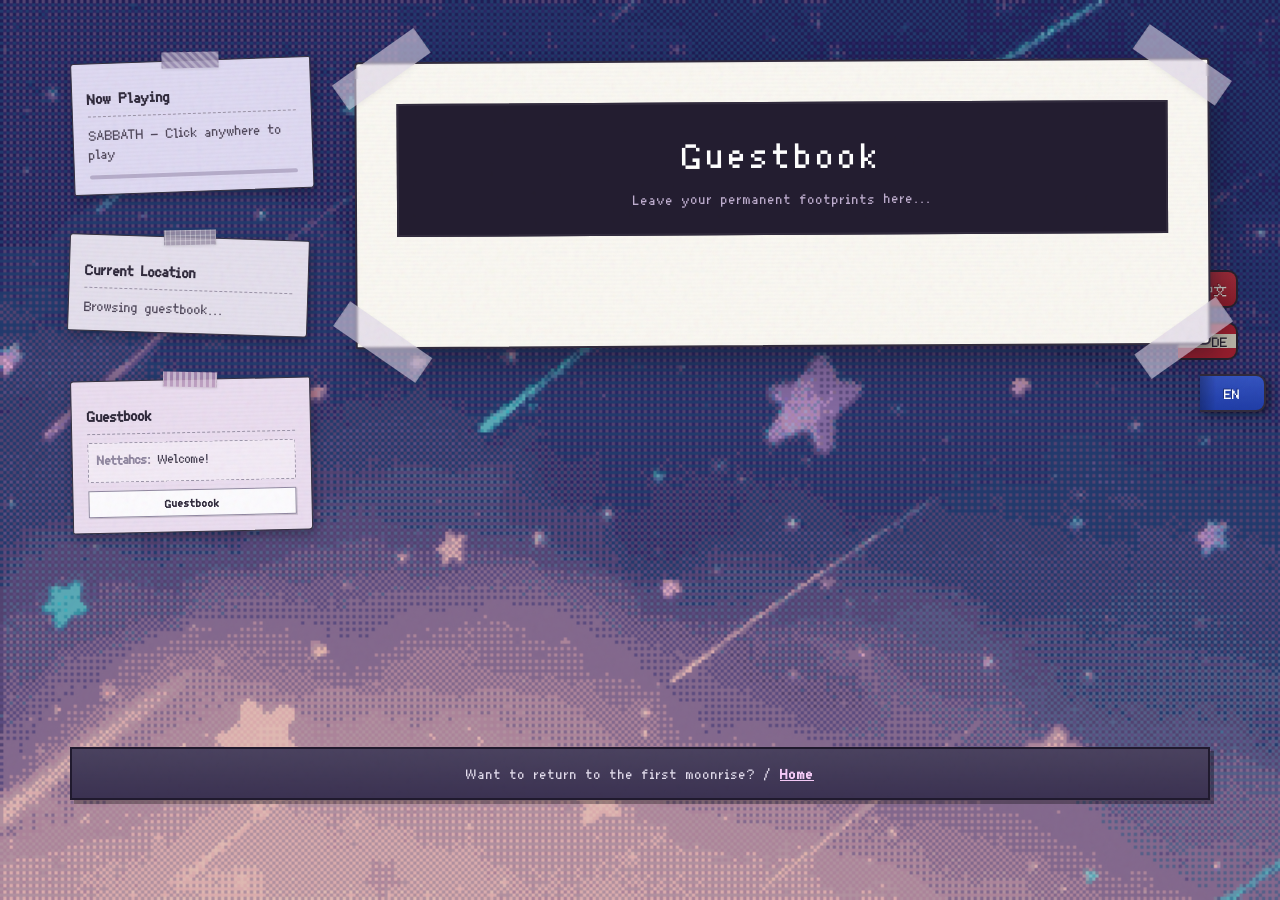
<file: guestbook.html>
﻿<!DOCTYPE html>
<html lang="zh-CN">
<head>
    <meta charset="UTF-8">
    <meta name="viewport" content="width=device-width, initial-scale=1.0">
    <title>涅塔克什 | 留言簿</title>
    <link rel="stylesheet" href="style.css">
</head>
<body>

    <div class="canvas">
        <div class="scrapbook-container">

            <aside class="sidebar-widgets">
                <div class="widget-wrapper widget-music" onclick="togglePlayMusic()" style="cursor: pointer;">
                    <div class="widget-content">
                        <div class="widget-header">
                            <span class="zh">当前播放</span>
                            <span class="de">Aktuelle Wiedergabe</span>
                            <span class="en">Now Playing</span>
                        </div>
                        <hr class="pixel-line-sm">
                        <p class="widget-body" id="music-title">
                            <span class="zh">SABBATH - 点击任意位置播放</span>
                            <span class="de">SABBATH - Irgendwo klicken zum Abspielen</span>
                            <span class="en">SABBATH - Click anywhere to play</span>
                        </p>
                        <div class="music-progress">
                            <div class="progress-bar" id="music-bar" style="width: 0%;"></div>
                        </div>
                    </div>
                    <audio id="bgm-player" autoplay loop src="https://files.catbox.moe/u948f0.mp3" muted preload="auto"></audio>
                </div>

                <div class="widget-wrapper widget-mood">
                    <div class="widget-content">
                        <div class="widget-header">
                            <span class="zh">当前位置</span>
                            <span class="de">Aktuelle Position</span>
                            <span class="en">Current Location</span>
                        </div>
                        <hr class="pixel-line-sm">
                        <p class="widget-body">
                            <span class="zh">正在翻看留言簿...</span>
                            <span class="de">Gästebuch durchblättern...</span>
                            <span class="en">Browsing guestbook...</span>
                        </p>
                    </div>
                </div>

                <div class="widget-wrapper widget-guestbook">
                    <div class="widget-content">
                        <div class="widget-header">
                            <span class="zh">访客留言</span>
                            <span class="de">Gästebuch</span>
                            <span class="en">Guestbook</span>
                        </div>
                        <hr class="pixel-line-sm">

                        <div class="chatbox-preview" style="margin-bottom: 8px;">
                            <div class="chat-msg">
                                <strong style="color: #9188a1;">Nettahcs:</strong>
                                <span class="zh">欢迎光临!</span>
                                <span class="de">Willkommen!</span>
                                <span class="en">Welcome!</span>
                            </div>
                        </div>

                        <a href="guestbook.html" class="chat-input-text" role="button"
                           style="width: 100%; text-align: center; cursor: pointer; background: #fcfbfe; border: 1px solid #9188a1; padding: 5px 0; font-family: inherit; font-size: 11px; font-weight: bold; color: #312b3d; box-shadow: 1px 1px 0px rgba(0,0,0,0.15); text-decoration: none; display: block;">
                            <span class="zh"> 留言簿 </span>
                            <span class="de"> Gästebuch </span>
                            <span class="en"> Guestbook </span>
                        </a>
                    </div>
                </div>
            </aside>

            <main class="scrapbook-card">
                <div class="tape tape-top-left"></div>
                <div class="tape tape-top-right"></div>
                <div class="tape tape-bottom-left"></div>
                <div class="tape tape-bottom-right"></div>

                <div class="header-box">
                    <h1 class="zh">留言簿</h1>
                    <p class="subtitle zh">留下你想对我说的话吧</p>
                    <h1 class="de">Gästebuch</h1>
                    <p class="subtitle de">Hinterlasse deine permanenten Spuren...</p>
                    <h1 class="en">Guestbook</h1>
                    <p class="subtitle en">Leave your permanent footprints here...</p>
                </div>

                <section class="content-section" style="padding: 5px 0;">
                    <div class="pixel-journal-guestbook">
                        <div class="giscus"></div>
                    </div>
                </section>
            </main>

            <div class="lang-bookmarks-container">
                <button class="lang-bookmark-btn btn-zh" data-lang="zh">中文</button>
                <button class="lang-bookmark-btn btn-de" data-lang="de">DE</button>
                <button class="lang-bookmark-btn btn-en" data-lang="en">EN</button>
            </div>

        </div>

        <footer class="global-footer">
            <p>
                <span class="zh">想要回到第一次月出吗？ / <a href="index.html" class="footer-link">返回首页</a></span>
                <span class="de">Zurück zum ersten Mondaufgang? / <a href="index.html" class="footer-link">Startseite</a></span>
                <span class="en">Want to return to the first moonrise? / <a href="index.html" class="footer-link">Home</a></span>
            </p>
        </footer>
    </div>

    <script>
        window.pageTitles = {
            'zh': '涅塔克什 | 留言簿',
            'de': 'Nettahcs | Gästebuch',
            'en': 'Nettahcs | Guestbook'
        };

        document.addEventListener('DOMContentLoaded', () => {
            const bgm = document.getElementById('bgm-player');
            const musicTitle = document.getElementById('music-title');
            const progressBar = document.getElementById('music-bar');

            document.addEventListener('click', function () {
                if (bgm && bgm.muted) {
                    bgm.muted = false;
                    bgm.play().then(() => { updateBgmText(true); });
                }
            }, { once: true });

            if (bgm) {
                bgm.addEventListener('timeupdate', function () {
                    if (bgm.duration) {
                        const percentage = (bgm.currentTime / bgm.duration) * 100;
                        if (progressBar) progressBar.style.width = percentage + '%';
                    }
                });
            }

            window.togglePlayMusic = function () {
                if (!bgm) return;
                if (bgm.muted) bgm.muted = false;
                if (!bgm.paused) { bgm.pause(); updateBgmText(false); }
                else { bgm.play().then(() => { updateBgmText(true); }); }
            };

            function updateBgmText(isAudioPlaying) {
                if (!musicTitle) return;
                if (isAudioPlaying) {
                    musicTitle.innerHTML = `
            <span class="zh">SABBATH - 正在播放</span>
            <span class="de">SABBATH - Wird gespielt</span>
            <span class="en">SABBATH - Now Playing</span>
        `;
                } else {
                    musicTitle.innerHTML = `
            <span class="zh">音乐已暂停</span>
            <span class="de">Musik pausiert</span>
            <span class="en">Music Paused</span>
        `;
                }
            }
        });
    </script>
    <script src="lang-switch.js"></script>

    <script src="https://giscus.app/client.js"
            data-repo="LizBoom/archiveofother"
            data-repo-id="R_kgDOSgCjdg"
            data-category="General"
            data-category-id="DIC_kwDOSgCjds4C9a9b"
            data-mapping="pathname"
            data-strict="0"
            data-reactions-enabled="1"
            data-emit-metadata="0"
            data-input-position="top"
            data-theme="light"
            data-lang="zh-CN"
            data-loading="lazy"
            crossorigin="anonymous"
            async>
    </script>
</body>
</html>
</file>
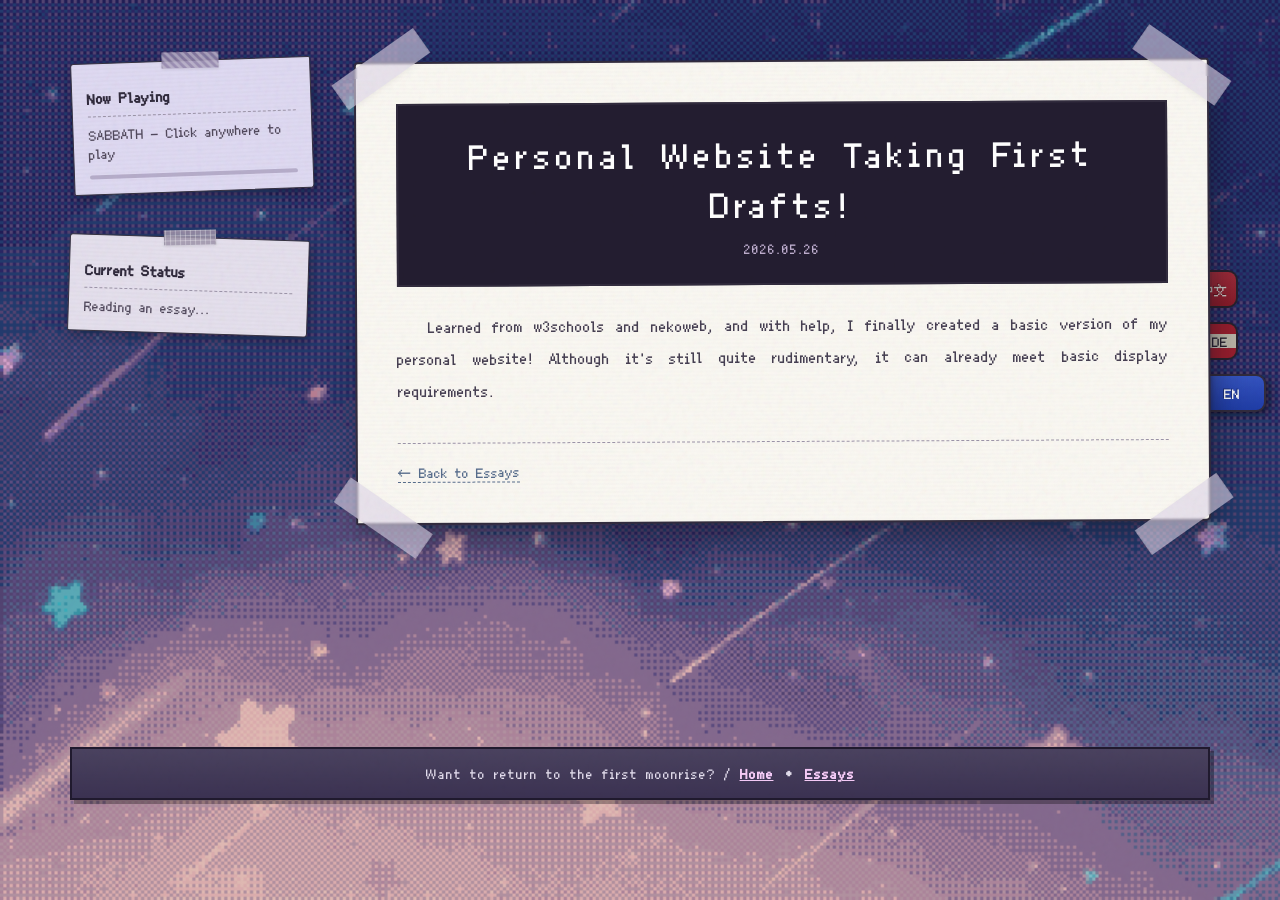
<file: essays/001-celebrate.html>
<!DOCTYPE html>
<html lang="zh-CN">
<head>
    <meta charset="UTF-8">
    <meta name="viewport" content="width=device-width, initial-scale=1.0">
    <title>涅塔克什 | 初具雏形!</title>
    <link rel="stylesheet" href="../style.css">
    <script>
        window.pageTitles = {
            'zh': '涅塔克什 | 初具雏形!',
            'de': 'Nettahcs | Erste Entwürfe!',
            'en': 'Nettahcs | First Drafts!'
        };
    </script>
</head>
<body>

    <div class="canvas">
        <div class="scrapbook-container">

            <aside class="sidebar-widgets">
                <div class="widget-wrapper widget-music" onclick="togglePlayMusic()" style="cursor: pointer;">
                    <div class="widget-content">
                        <div class="widget-header">
                            <span class="zh">当前播放</span>
                            <span class="de">Aktuelle Wiedergabe</span>
                            <span class="en">Now Playing</span>
                        </div>
                        <hr class="pixel-line-sm">
                        <p class="widget-body" id="music-title">
                            <span class="zh">SABBATH - 点击任意位置播放</span>
                            <span class="de">SABBATH - Irgendwo klicken zum Abspielen</span>
                            <span class="en">SABBATH - Click anywhere to play</span>
                        </p>
                        <div class="music-progress">
                            <div class="progress-bar" id="music-bar" style="width: 0%;"></div>
                        </div>
                    </div>
                    <audio id="bgm-player" autoplay loop src="https://files.catbox.moe/u948f0.mp3" muted preload="auto"></audio>
                </div>

                <div class="widget-wrapper widget-mood">
                    <div class="widget-content">
                        <div class="widget-header">
                            <span class="zh">当前状态</span>
                            <span class="de">Aktueller Status</span>
                            <span class="en">Current Status</span>
                        </div>
                        <hr class="pixel-line-sm">
                        <p class="widget-body">
                            <span class="zh">正在阅读随笔...</span>
                            <span class="de">Essay wird gelesen...</span>
                            <span class="en">Reading an essay...</span>
                        </p>
                    </div>
                </div>
            </aside>

            <main class="scrapbook-card">

                <div class="tape tape-top-left"></div>
                <div class="tape tape-top-right"></div>
                <div class="tape tape-bottom-left"></div>
                <div class="tape tape-bottom-right"></div>

                <div class="header-box">
                    <h1 class="zh">个人站点初具雏形！</h1>
                    <p class="subtitle zh">2026.05.26</p>
                    <h1 class="de">Persönliche Website hat Erste Entwürfe!</h1>
                    <p class="subtitle de">2026.05.26</p>
                    <h1 class="en">Personal Website Taking First Drafts!</h1>
                    <p class="subtitle en">2026.05.26</p>
                </div>

                <section class="content-section">
                    <div class="essay-body">

                        <p class="zh">
                            在w3schools和nekoweb上到处学习，在VS的Agent的帮助下终于整理出了一个初具雏形的站点！虽然还很简陋，但已经能够满足基本的展示了。
                        </p>
                        <p class="de">
                            In den W3schools und Nekoweb gelernt, mit Hilfe von endlich einen ersten Entwurf einer persönlichen Website erstellt! Obwohl sie noch ziemlich rudimentär ist, kann sie bereits die grundlegenden Anforderungen erfüllen.
                        </p>
                        <p class="en">
                            Learned from w3schools and nekoweb, and with help, I finally created a basic version of my personal website! Although it's still quite rudimentary, it can already meet basic display requirements.
                        </p>

                        <!-- 继续在这里添加段落 -->
                        <!-- 每段用 <p class="zh"> / <p class="de"> / <p class="en"> 包裹 -->

                    </div>
                </section>

                <div class="essay-nav">
                    <a href="../essays.html" class="essay-nav-btn">
                        <span class="zh">← 返回随笔</span>
                        <span class="de">← Zurück zu Essays</span>
                        <span class="en">← Back to Essays</span>
                    </a>
                </div>

            </main>

            <div class="lang-bookmarks-container">
                <button class="lang-bookmark-btn btn-zh" data-lang="zh">中文</button>
                <button class="lang-bookmark-btn btn-de" data-lang="de">DE</button>
                <button class="lang-bookmark-btn btn-en" data-lang="en">EN</button>
            </div>

        </div>

        <footer class="global-footer">
            <p>
                <span class="zh">想要回到第一次月出吗？ / <a href="../index.html" class="footer-link">返回首页</a> • <a href="../essays.html" class="footer-link">返回随笔</a></span>
                <span class="de">Möchten Sie zum ersten Mondaufgang zurückkehren? / <a href="../index.html" class="footer-link">Startseite</a> • <a href="../essays.html" class="footer-link">Essays</a></span>
                <span class="en">Want to return to the first moonrise? / <a href="../index.html" class="footer-link">Home</a> • <a href="../essays.html" class="footer-link">Essays</a></span>
            </p>
        </footer>

    </div>

    <script src="../lang-switch.js"></script>
    <script>
        document.addEventListener('DOMContentLoaded', () => {
            const bgm = document.getElementById('bgm-player');
            const musicTitle = document.getElementById('music-title');
            const progressBar = document.getElementById('music-bar');

            document.addEventListener('click', function () {
                if (bgm && bgm.muted) {
                    bgm.muted = false;
                    bgm.play().then(() => updateBgmText(true)).catch(() => { });
                }
            }, { once: true });

            if (bgm) {
                bgm.addEventListener('timeupdate', function () {
                    if (bgm.duration && progressBar)
                        progressBar.style.width = (bgm.currentTime / bgm.duration) * 100 + '%';
                });
            }

            window.togglePlayMusic = function () {
                if (!bgm) return;
                bgm.muted = false;
                if (!bgm.paused) { bgm.pause(); updateBgmText(false); }
                else { bgm.play().then(() => updateBgmText(true)); }
            };

            function updateBgmText(isPlaying) {
                if (!musicTitle) return;
                musicTitle.innerHTML = isPlaying
                    ? `<span class="zh">SABBATH - 正在播放</span><span class="de">SABBATH - Wird gespielt</span><span class="en">SABBATH - Now Playing</span>`
                    : `<span class="zh">音乐已暂停</span><span class="de">Musik pausiert</span><span class="en">Music Paused</span>`;
            }
        });
    </script>

</body>
</html>
</file>
<file: style.css>
/* ==========================================
   像素字体引入 (分包合并)
   ========================================== */

/* 1. 西文字体包（负责英文、德文、数字以及西文标点） */
@font-face {
    font-family: 'MyPixelFont';
    src: url('fonts/fusion-pixel-10px-proportional-latin.otf.woff2') format('woff2');
    font-weight: normal;
    font-style: normal;
}

/* 2. 中文包（负责汉字、中文全角标点） */
@font-face {
    font-family: 'MyPixelFont';
    src: url('fonts/fusion-pixel-10px-proportional-zh_hans.otf.woff2') format('woff2');
    font-weight: normal;
    font-style: normal;
}

/* 3. 统一全局 */
* {
    margin: 0;
    padding: 0;
    box-sizing: border-box;
    font-family: 'MyPixelFont', "Courier New", Courier, "SimSun", "宋体", monospace;
}

/* ==========================================
   基础全局样式设置
   ========================================== */

body, html {
    width: 100%;
    min-height: 100vh;
    background-color: #12101f;
}

/* ==========================================
   背景与大容器设置
   ========================================== */
.canvas {
    width: 100%;
    min-height: 100vh;
    padding: 60px 20px 100px 20px;
    display: flex;
    flex-direction: column;
    justify-content: flex-start;
    align-items: center;
    background-image: url('images/1.png');
    background-size: cover;
    background-attachment: fixed;
    position: relative;
}

/* ==========================================
   双栏网格布局
   ========================================== */
.scrapbook-container {
    width: 100%;
    max-width: 1140px;
    display: grid;
    grid-template-columns: 240px 1fr;
    gap: 45px;
    align-items: flex-start;
    margin-bottom: 50px;
    position: relative;
}

/* ==========================================
   左侧侧边栏
   ========================================== */
.sidebar-widgets {
    display: flex;
    flex-direction: column;
    gap: 45px;
}

.widget-wrapper {
    display: block;
    position: relative;
    background: transparent !important;
    z-index: 1;
}

.widget-content {
    position: relative;
    padding: 24px 15px 15px 15px;
    border: 1px solid #363241;
    border-radius: 3px 2px 4px 2px;
    background-image: linear-gradient(rgba(0, 0, 0, 0.01) 50%, transparent 50%);
    background-size: 100% 4px;
    box-shadow: 2px 4px 12px rgba(18, 15, 30, 0.4);
    transition: transform 0.2s cubic-bezier(0.25, 0.8, 0.25, 1);
    transform-origin: top center;
}

.widget-wrapper:hover {
    z-index: 5;
}

    .widget-wrapper:hover .widget-content {
        transform: translateY(-6px) scale(1.03) rotate(0deg);
        box-shadow: 4px 14px 28px rgba(18, 15, 30, 0.5);
    }

/* 音乐播放器 */
.widget-music .widget-content {
    background-color: #dfdaf2;
    transform: rotate(-2deg);
}

    .widget-music .widget-content::before {
        content: "";
        position: absolute;
        top: -9px;
        left: 50%;
        transform: translateX(-50%) rotate(1deg);
        width: 55px;
        height: 16px;
        background-color: rgba(144, 131, 168, 0.85);
        background-image: linear-gradient(45deg, rgba(255,255,255,0.3) 25%, transparent 25%, transparent 50%, rgba(255,255,255,0.3) 50%, rgba(255,255,255,0.3) 75%, transparent 75%, transparent);
        background-size: 8px 8px;
        border-left: 1px dashed rgba(0,0,0,0.08);
        border-right: 1px dashed rgba(0,0,0,0.08);
        box-shadow: 0 1px 3px rgba(0,0,0,0.1);
        z-index: 10;
    }

/* 今日心情 */
.widget-mood .widget-content {
    background-color: #e5e0ed;
    transform: rotate(1.8deg);
}

    .widget-mood .widget-content::before {
        content: "";
        position: absolute;
        top: -8px;
        left: 50%;
        transform: translateX(-50%) rotate(-3deg);
        width: 50px;
        height: 15px;
        background-color: rgba(158, 149, 171, 0.85);
        background-image: linear-gradient(rgba(255,255,255,0.3) 1px, transparent 1px), linear-gradient(90deg, rgba(255,255,255,0.3) 1px, transparent 1px);
        background-size: 5px 5px;
        border-left: 1px dashed rgba(0,0,0,0.08);
        border-right: 1px dashed rgba(0,0,0,0.08);
        box-shadow: 0 1px 3px rgba(0,0,0,0.1);
        z-index: 10;
    }

/* 留言板 */
.widget-guestbook .widget-content {
    background-color: #ebdef0;
    transform: rotate(-1.2deg);
}

    .widget-guestbook .widget-content::before {
        content: "";
        position: absolute;
        top: -8px;
        left: 50%;
        transform: translateX(-50%) rotate(2deg);
        width: 52px;
        height: 15px;
        background-color: rgba(181, 149, 186, 0.85);
        background-image: linear-gradient(90deg, transparent 50%, rgba(255,255,255,0.4) 50%);
        background-size: 6px 100%;
        border-left: 1px dashed rgba(0,0,0,0.08);
        border-right: 1px dashed rgba(0,0,0,0.08);
        box-shadow: 0 1px 3px rgba(0,0,0,0.1);
        z-index: 10;
    }

.chatbox-preview {
    background-color: rgba(255, 255, 255, 0.4);
    border: 1px dashed #9b94a8;
    padding: 8px;
    border-radius: 2px;
    max-height: 90px;
    overflow-y: auto;
}

.chat-msg {
    font-size: 0.8rem;
    line-height: 1.4;
    color: #433d4f;
    margin-bottom: 4px;
}

.chat-form {
    display: flex;
    flex-direction: column;
    gap: 4px;
    margin-top: 8px;
}

.chat-input-name, .chat-input-text {
    width: 100%;
    font-size: 0.75rem;
    padding: 4px;
    border: 1px solid #9188a1;
    background-color: #fcfbfe;
    color: #333;
}

/* 访客计数器 */
.widget-counter .widget-content {
    background-color: #dcd6e8;
    transform: rotate(2deg);
}

    .widget-counter .widget-content::before {
        content: "";
        position: absolute;
        top: -7px;
        left: 50%;
        transform: translateX(-50%) rotate(-1deg);
        width: 48px;
        height: 14px;
        background-color: rgba(147, 136, 166, 0.85);
        border-left: 1px dashed rgba(0,0,0,0.08);
        border-right: 1px dashed rgba(0,0,0,0.08);
        box-shadow: 0 1px 3px rgba(0,0,0,0.1);
        z-index: 10;
    }

.visitor-counter {
    background-color: #171424;
    color: #b28eff;
    font-size: 1.1rem;
    font-weight: bold;
    text-align: center;
    letter-spacing: 2px;
    padding: 6px 0;
    border: 2px inset #403a59;
    text-shadow: 0 0 6px rgba(178, 142, 255, 0.8);
}

/* 侧边栏小排版 */
.widget-header {
    font-size: 0.9rem;
    font-weight: bold;
    color: #312b3d;
    display: flex;
    align-items: center;
    gap: 6px;
    word-break: break-word;
}

.widget-body {
    font-size: 0.85rem;
    color: #51495c;
    margin-top: 5px;
}

.pixel-line-sm {
    border: none;
    border-top: 1px dashed #9c94a8;
    margin: 8px 0;
}

.music-progress {
    width: 100%;
    height: 4px;
    background-color: #b6adca;
    margin-top: 12px;
    border-radius: 2px;
    overflow: hidden;
}

.progress-bar {
    width: 40%;
    height: 100%;
    background-color: #51446b;
}

/* ==========================================
   主内容区卡片设计
   ========================================== */
.scrapbook-card {
    width: 100%;
    background-color: #faf8f2;
    background-image: linear-gradient(rgba(141, 126, 171, 0.02) 50%, transparent 50%);
    background-size: 100% 4px;
    border: 2px solid #312b3d;
    border-radius: 4px 3px 5px 2px;
    padding: 40px;
    position: relative;
    transform: rotate(-0.3deg);
    box-shadow: 2px 2px 0px rgba(45, 43, 56, 0.1), 4px 8px 16px rgba(28, 25, 43, 0.25), 10px 20px 40px rgba(0, 0, 0, 0.2);
    z-index: 20;
}

/* 明确胶带与头像的图像渲染模式，防止被上级继承污染 */
.tape, .profile-avatar {
    image-rendering: auto;
}

.tape {
    position: absolute;
    width: 100px;
    height: 30px;
    background-color: rgba(220, 212, 230, 0.6);
    backdrop-filter: blur(1px);
    border-left: 1px dashed rgba(0,0,0,0.1);
    border-right: 1px dashed rgba(0,0,0,0.1);
    box-shadow: 0 2px 5px rgba(0,0,0,0.05);
    z-index: 22;
}

.tape-top-left {
    top: -10px;
    left: -25px;
    transform: rotate(-35deg);
}

.tape-top-right {
    top: -10px;
    right: -25px;
    transform: rotate(35deg);
}

.tape-bottom-left {
    bottom: -10px;
    left: -25px;
    transform: rotate(35deg);
}

.tape-bottom-right {
    bottom: -10px;
    right: -25px;
    transform: rotate(-35deg);
}

.header-box {
    background-color: #231d30;
    color: #ffffff;
    padding: 25px 20px;
    text-align: center;
    border: 2px solid #312b3d;
    margin-bottom: 25px;
}

    .header-box h1 {
        font-size: 2.2rem;
        letter-spacing: 4px;
        margin-bottom: 10px;
        font-weight: normal;
    }

    .header-box .subtitle {
        font-size: 0.85rem;
        color: #bfaecf;
        letter-spacing: 1px;
    }

/* ==========================================
   便利贴导航栏
   ========================================== */
.nav-bar-sticky {
    display: flex;
    justify-content: space-around;
    align-items: flex-start;
    gap: 20px;
    margin: 30px 0 40px 0;
    padding: 10px 0;
    background: transparent;
}

.sticky-note-wrapper {
    display: inline-block;
    background: transparent !important;
}

.note-content {
    position: relative;
    padding-top: 16px;
    background: transparent !important;
    transition: transform 0.2s cubic-bezier(0.25, 0.8, 0.25, 1);
}

.sticky-note {
    display: block;
    width: 120px;
    padding: 15px 0px;
    font-size: 0.9rem;
    font-weight: normal;
    text-decoration: none;
    text-align: center;
    color: #2d2638;
    border: 1px solid rgba(0, 0, 0, 0.06);
    box-shadow: 2px 5px 10px rgba(0, 0, 0, 0.1);
    transition: box-shadow 0.2s ease;
}

/* 胶带定位 */
.note-purple-light .note-content {
    transform: rotate(-2.5deg);
}

.note-purple-light .sticky-note {
    background-color: #eeddf2;
}

.note-purple-light .note-content::before {
    content: "";
    position: absolute;
    top: 2px;
    left: 50%;
    transform: translateX(-50%) rotate(2deg);
    width: 55px;
    height: 16px;
    background-color: rgba(199, 169, 204, 0.8);
    background-image: linear-gradient(90deg, transparent 50%, rgba(255,255,255,0.4) 50%);
    background-size: 8px 100%;
    border-left: 1px dashed rgba(0,0,0,0.08);
    border-right: 1px dashed rgba(0,0,0,0.08);
    z-index: 2;
}

.note-purple-mid .note-content {
    transform: rotate(2deg);
}

.note-purple-mid .sticky-note {
    background-color: #dfdaf2;
}

.note-purple-mid .note-content::before {
    content: "";
    position: absolute;
    top: 4px;
    left: 50%;
    transform: translateX(-50%) rotate(-4deg);
    width: 60px;
    height: 14px;
    background-color: rgba(162, 153, 191, 0.8);
    border-left: 1px dashed rgba(0,0,0,0.08);
    border-right: 1px dashed rgba(0,0,0,0.08);
    z-index: 2;
}

.note-purple-blue .note-content {
    transform: rotate(-1.5deg);
}

.note-purple-blue .sticky-note {
    background-color: #d5e0f2;
}

.note-purple-blue .note-content::before {
    content: "";
    position: absolute;
    top: 3px;
    left: 50%;
    transform: translateX(-50%) rotate(-2deg);
    width: 58px;
    height: 15px;
    background-color: rgba(56, 75, 112, 0.75);
    background-image: radial-gradient(rgba(255, 255, 255, 0.7) 10%, transparent 12%), radial-gradient(rgba(255, 255, 255, 0.6) 10%, transparent 12%);
    background-size: 8px 8px;
    background-position: 0 0, 4px 4px;
    border-left: 1px dashed rgba(0, 10, 0, 0.1);
    border-right: 1px dashed rgba(0, 0, 0, 0.1);
    z-index: 2;
}

.note-purple-pink .note-content {
    transform: rotate(3deg);
}

.note-purple-pink .sticky-note {
    background-color: #ebdce2;
}

.note-purple-pink .note-content::before {
    content: "";
    position: absolute;
    top: 1px;
    left: 50%;
    transform: translateX(-50%) rotate(1deg);
    width: 50px;
    height: 18px;
    background-color: rgba(189, 164, 175, 0.75);
    background-image: linear-gradient(45deg, rgba(255,255,255,0.3) 25%, transparent 25%, transparent 50%, rgba(255,255,255,0.4) 50%, rgba(255,255,255,0.3) 75%, transparent 75%, transparent);
    background-size: 10px 10px;
    border-left: 1px dashed rgba(0,0,0,0.08);
    border-right: 1px dashed rgba(0,0,0,0.08);
    z-index: 2;
}

.sticky-note-wrapper:hover .note-content {
    transform: translateY(-6px) scale(1.03) rotate(0deg);
    z-index: 10;
}

.sticky-note-wrapper:hover .sticky-note {
    box-shadow: 4px 12px 24px rgba(45, 43, 56, 0.18);
}

/* ==========================================
   内部元素与自定义头像设计
   ========================================== */
.content-section {
    margin-bottom: 35px;
}

.section-title {
    font-size: 1.1rem;
    color: #312b3d;
    margin-bottom: 8px;
    font-weight: bold;
}

.pixel-line {
    border: none;
    border-top: 1px dashed #9c94a8;
    border-bottom: 1px dashed #9c94a8;
    height: 3px;
    margin-bottom: 15px;
}

.intro-container {
    display: flex;
    flex-direction: row;
    align-items: flex-start;
    text-align: left;
    gap: 25px;
    width: 100%;
}

.profile-avatar {
    width: 110px;
    height: 110px;
    object-fit: cover;
    border-radius: 50%;
    border: 3px double #312b3d;
    box-shadow: 2px 4px 10px rgba(49, 43, 61, 0.12);
    flex-shrink: 0;
    transform: rotate(-2deg);
    transition: transform 0.3s cubic-bezier(0.25, 0.8, 0.25, 1);
    image-rendering: auto;
}

    .profile-avatar:hover {
        transform: rotate(0deg) scale(1.05);
        box-shadow: 4px 8px 16px rgba(49, 43, 61, 0.18);
    }

/* Polaroid 头像框 */
.polaroid-frame {
    display: inline-block;
    background-color: #faf7f0;
    padding: 10px 10px 28px 10px;
    border: 1px solid #d8d2c4;
    box-shadow: 3px 5px 14px rgba(49, 43, 61, 0.22), 1px 1px 0px rgba(255,255,255,0.8) inset;
    transform: rotate(2deg);
    transition: transform 0.3s cubic-bezier(0.25, 0.8, 0.25, 1), box-shadow 0.3s ease;
    position: relative;
    cursor: default;
    image-rendering: auto;
}

    .polaroid-frame:hover {
        transform: rotate(0deg) scale(1.04);
        box-shadow: 6px 12px 28px rgba(49, 43, 61, 0.3);
    }

.polaroid-img {
    display: block;
    width: 130px;
    height: 130px;
    object-fit: cover;
    image-rendering: auto;
    filter: sepia(12%) contrast(1.05);
}

.polaroid-caption {
    text-align: center;
    margin-top: 6px;
    font-size: 0.78rem;
    color: #6b5f52;
    letter-spacing: 1px;
    font-style: italic;
}

/* 兴趣标签 */
.interest-tags {
    display: flex;
    flex-wrap: wrap;
    gap: 6px;
    margin-top: 4px;
}

.interest-tag {
    display: inline-block;
    background-color: rgba(255,255,255,0.5);
    border: 1px solid rgba(90, 80, 100, 0.25);
    color: #4a4258;
    font-size: 0.78rem;
    padding: 3px 8px;
    border-radius: 2px;
    line-height: 1.5;
    transition: background-color 0.15s ease, border-color 0.15s ease;
}

    .interest-tag:hover {
        background-color: rgba(255,255,255,0.85);
        border-color: rgba(90, 80, 100, 0.5);
    }

.intro-text, .body-text {
    font-size: 0.95rem;
    line-height: 1.8;
    color: #463f52;
    text-align: justify;
    margin: 0;
}

.highlight-link {
    color: #576d8c;
    border-bottom: 1px dashed #576d8c;
    cursor: pointer;
}

/* 黄色便签纸 */
.quote-paper {
    background-color: #ebdcd5;
    border: 1px solid #4a3e3d;
    padding: 16px 20px;
    position: relative;
    overflow: visible;
    margin-top: 45px;
    transform: rotate(-0.8deg);
    position: relative;
    box-shadow: 2px 4px 10px rgba(0, 0, 0, 0.08);
}

    /* 默认 quote-paper（主页每日一句）：顶部居中大头钉 */
    .quote-paper::before {
        content: "";
        position: absolute;
        top: -5px;
        left: 50%;
        transform: translateX(-50%);
        width: 10px;
        height: 10px;
        background: radial-gradient(circle at 3px 3px, #cca385, #735137);
        border-radius: 50%;
        box-shadow: 1px 2px 3px rgba(0,0,0,0.3);
        z-index: 2;
    }

    /* about 页卡片专用：左右小胶带，贴在上角不遮文字 */
    .quote-paper.taped::before,
    .quote-paper.taped::after {
        content: "";
        position: absolute;
        top: -7px;
        width: 52px;
        height: 16px;
        background-color: rgba(210, 202, 222, 0.7);
        backdrop-filter: blur(1px);
        border-left: 1px dashed rgba(0,0,0,0.08);
        border-right: 1px dashed rgba(0,0,0,0.08);
        box-shadow: 0 1px 4px rgba(0,0,0,0.08);
        border-radius: 1px;
        z-index: 2;
    }

    .quote-paper.taped::before {
        left: 12px;
        transform: rotate(-8deg);
        background: none;
        background-color: rgba(210, 202, 222, 0.68);
        border-radius: 1px;
        width: 52px;
        height: 16px;
    }

    .quote-paper.taped::after {
        right: 12px;
        transform: rotate(8deg);
        background-color: rgba(210, 202, 222, 0.68);
    }

    /* about 页卡片标题居中 */
    .quote-paper.taped .quote-title {
        text-align: center;
        display: block;
        margin-bottom: 8px;
    }

.quote-title {
    font-size: 0.8rem;
    font-weight: bold;
    color: #735956;
    display: block;
    margin-bottom: 6px;
}

.quote-text {
    font-size: 0.9rem;
    color: #4a3836;
    font-style: normal;
    text-align: center;
    line-height: 1.5;
}

/* ==========================================
   底部横栏
   ========================================== */
.global-footer {
    width: 100%;
    max-width: 1140px;
    background-color: #3b3252;
    color: #e3dded;
    border: 2px solid #201a2e;
    padding: 15px 20px;
    text-align: center;
    font-size: 0.85rem;
    letter-spacing: 1px;
    box-shadow: 4px 4px 0px rgba(0, 0, 0, 0.3);
    background-image: linear-gradient(180deg, rgba(255,255,255,0.08) 0%, transparent 100%);
    margin-top: auto;
}

.footer-link {
    color: #f5cbf7;
    font-weight: bold;
    text-decoration: underline;
}

    .footer-link:hover {
        color: #ffffff;
    }

/* ==========================================
   全局网页噪点滤镜与三语核心隐藏基类
   ========================================== */
body::before {
    content: "";
    position: fixed;
    top: 0;
    left: 0;
    width: 100vw;
    height: 100vh;
    background-image: url("data:image/svg+xml,%3Csvg viewBox='0 0 200 200' xmlns='http://www.w3.org/2000/svg'%3E%3Cfilter id='n'%3E%3CfeTurbulence type='fractalNoise' baseFrequency='0.75' numOctaves='3' stitchTiles='stitch'/%3E%3C/filter%3E%3Crect width='100%25' height='100%25' filter='url(%23n)'/%3E%3C/svg%3E");
    background-repeat: repeat;
    opacity: 0.06;
    mix-blend-mode: multiply;
    pointer-events: none;
    z-index: 9999;
}

.zh {
    display: revert !important;
}

.de {
    display: none !important;
}

.en {
    display: none !important;
}

.lang-de .zh {
    display: none !important;
}

.lang-de .de {
    display: revert !important;
}

.lang-de .en {
    display: none !important;
}

.lang-en .zh {
    display: none !important;
}

.lang-en .de {
    display: none !important;
}

.lang-en .en {
    display: revert !important;
}

/* ==========================================
   侧标签悬浮样式
   ========================================== */
.lang-bookmarks-container {
    position: absolute;
    top: 210px;
    right: -24px;
    display: flex;
    flex-direction: column;
    gap: 14px;
    z-index: 10;
}

.lang-bookmark-btn {
    position: relative;
    box-sizing: border-box;
    display: flex;
    align-items: center;
    justify-content: flex-end;
    padding-right: 8px;
    padding-left: 0;
    width: 60px;
    height: 38px;
    font-family: inherit;
    font-size: 0.85rem;
    font-weight: normal;
    color: #ffffff;
    cursor: pointer;
    border-top: 2px solid #312b3d !important;
    border-right: 2px solid #312b3d !important;
    border-bottom: 2px solid #312b3d !important;
    border-left: none !important;
    border-radius: 0 10px 10px 0;
    background-image: linear-gradient(90deg, rgba(0, 0, 0, 0.25) 0%, rgba(0, 0, 0, 0) 25%), linear-gradient(to bottom, rgba(255, 255, 255, 0.08), rgba(0, 0, 0, 0.1)), url("data:image/svg+xml,%3Csvg viewBox='0 0 100 100' xmlns='http://www.w3.org/2000/svg'%3E%3Cfilter id='paper'%3E%3CfeTurbulence type='fractalNoise' baseFrequency='0.85' numOctaves='2' stitchTiles='stitch'/%3E%3C/filter%3E%3Crect width='100%25' height='100%25' filter='url(%23paper)' opacity='0.04'/%3E%3C/svg%3E");
    background-blend-mode: multiply, normal, overlay;
    transform: translateX(10px);
    filter: brightness(0.78) sepia(8%);
    transition: transform 0.28s cubic-bezier(0.25, 1.1, 0.5, 1), filter 0.2s ease, width 0.28s cubic-bezier(0.25, 1.1, 0.5, 1), padding 0.23s ease;
}

.btn-zh {
    background-color: #cc223a !important;
    text-shadow: -1px -1px 0px rgba(0, 0, 0, 0.3);
}

.btn-de {
    background: linear-gradient(to bottom, #cc223a 0%, #cc223a 30%, #ede9dc 30%, #ede9dc 70%, #cc223a 70%, #cc223a 100%) !important;
    color: #312b3d !important;
    text-shadow: 1px 1px 0px rgba(255, 255, 255, 0.8);
}

.btn-en {
    background-color: #2242b6 !important;
    text-shadow: -1px -1px 0px rgba(0, 0, 0, 0.3);
}

.lang-bookmark-btn:hover {
    filter: brightness(0.88) sepia(4%);
    transform: translateX(20px);
    justify-content: center;
    padding-right: 0;
}

.lang-bookmark-btn.active {
    filter: brightness(1.02) sepia(0%) !important;
    transform: translateX(32px) !important;
    width: 66px !important;
    justify-content: center !important;
    padding-right: 0 !important;
    box-shadow: 4px 3px 10px rgba(0, 0, 0, 0.4), 1px 1px 2px rgba(0, 0, 0, 0.2);
    z-index: 15;
}

/* 文章内容页 */
.essay-body {
    line-height: 2.1;
    color: #463f52;
    font-size: 0.95rem;
}

    .essay-body p {
        margin-bottom: 1.4em;
        text-align: justify;
    }

        .essay-body p + p {
            text-indent: 2em;
        }

.essay-nav {
    margin-top: 20px;
    padding-top: 16px;
    border-top: 1px dashed #9c94a8;
}

.essay-nav-btn {
    display: inline-block;
    font-size: 0.85rem;
    color: #576d8c;
    text-decoration: none;
    border-bottom: 1px dashed #576d8c;
    transition: color 0.15s ease;
}

    .essay-nav-btn:hover {
        color: #312b3d;
        border-bottom-color: #312b3d;
    }

/* ==========================================
    随笔墙 / Essay Wall
   ========================================== */

.sticky-wall {
    display: grid;
    grid-template-columns: repeat(2, 1fr);
    gap: 28px;
    margin: 10px 0 40px 0;
}

/* 单张便利贴 */
.essay-note {
    position: relative;
    display: flex;
    flex-direction: column;
    padding: 32px 18px 18px 18px;
    border: 1px solid rgba(0,0,0,0.08);
    box-shadow: 2px 5px 12px rgba(45, 43, 56, 0.1);
    text-decoration: none;
    color: #312b3d;
    transform: rotate(-0.5deg);
    transition: transform 0.25s cubic-bezier(0.25, 0.8, 0.25, 1), box-shadow 0.25s ease;
    cursor: pointer;
}

    .essay-note:nth-child(even) {
        transform: rotate(0.6deg);
    }

    .essay-note:hover {
        transform: translateY(-6px) rotate(0deg) scale(1.02);
        box-shadow: 4px 14px 28px rgba(45, 43, 56, 0.18);
        z-index: 5;
    }

/* 颜色变体 — 与关于页卡片色调呼应 */
.note-yellow {
    background-color: #f2edda;
}

.note-blue {
    background-color: #d5e0f2;
}

.note-pink {
    background-color: #ebdce2;
}

.note-green {
    background-color: #dce8df;
}

/* 便利贴顶部小胶带 */
.note-tape {
    position: absolute;
    top: -8px;
    left: 50%;
    transform: translateX(-50%) rotate(-2deg);
    width: 52px;
    height: 16px;
    background-color: rgba(210, 202, 222, 0.72);
    background-image: linear-gradient(45deg, rgba(255,255,255,0.3) 25%, transparent 25%, transparent 50%, rgba(255,255,255,0.3) 50%, rgba(255,255,255,0.3) 75%, transparent 75%, transparent);
    background-size: 8px 8px;
    border-left: 1px dashed rgba(0,0,0,0.08);
    border-right: 1px dashed rgba(0,0,0,0.08);
    box-shadow: 0 1px 3px rgba(0,0,0,0.08);
}

.essay-note:nth-child(even) .note-tape {
    transform: translateX(-50%) rotate(2deg);
    background-color: rgba(200, 192, 215, 0.68);
}

/* 日期 */
.note-header {
    margin-bottom: 8px;
}

.note-date {
    font-size: 0.72rem;
    color: #7a6f88;
    letter-spacing: 1px;
}

/* 标题 */
.note-title {
    font-size: 0.95rem;
    font-weight: bold;
    color: #2d2638;
    margin-bottom: 10px;
    line-height: 1.5;
}

/* 预览文字 */
.note-preview {
    font-size: 0.82rem;
    color: #5a5066;
    line-height: 1.7;
    flex-grow: 1;
}

/* 响应式：小屏改单列 */
@media screen and (max-width: 600px) {
    .sticky-wall {
        grid-template-columns: 1fr;
    }
}

/* ==========================================
    创作物归档页 / Archive
   ========================================== */

/* 作品卡片网格 */
.archive-grid {
    display: flex;
    flex-direction: column;
    gap: 14px;
}

/* 分类面板，默认隐藏 */
.archive-panel {
    display: none;
}

    .archive-panel.active {
        display: block;
    }

/* 激活状态的便利贴 tab */
.archive-tab.active-tab {
    font-weight: bold;
    text-decoration: underline;
    text-underline-offset: 3px;
}

/* 单张作品卡片 */
.archive-card {
    background-color: #faf8f4 !important;
    border: 1px solid rgba(90, 80, 110, 0.15);
    padding: 14px 16px;
    position: relative;
    box-shadow: 2px 3px 8px rgba(45, 43, 56, 0.08);
    transition: transform 0.2s ease, box-shadow 0.2s ease;
    overflow: hidden;
}

    .archive-card:hover {
        transform: translateY(-3px);
        box-shadow: 3px 6px 16px rgba(45, 43, 56, 0.15);
    }

/* 作品 banner 图片 */
.archive-card-banner {
    display: block;
    width: calc(100% + 32px);
    height: 140px;
    object-fit: cover;
    margin: -14px -16px 14px -16px;
    border-bottom: 1px solid rgba(90, 80, 110, 0.12);
}

/* 无 banner 时的占位渐变块 */
.archive-card-banner-placeholder {
    width: calc(100% + 32px);
    height: 90px;
    margin: -14px -16px 14px -16px;
    background: linear-gradient(135deg, #dfdaf2 0%, #d5e0f2 100%);
    border-bottom: 1px solid rgba(90, 80, 110, 0.12);
}

/* 档案卡片顶部：状态标记行 */
.archive-card-top {
    display: flex;
    align-items: center;
    gap: 6px;
    margin-bottom: 8px;
    flex-wrap: wrap;
}

/* 状态标记 */
.badge {
    display: inline-block;
    font-size: 0.68rem;
    font-weight: bold;
    letter-spacing: 0.5px;
    padding: 2px 7px;
    border-radius: 2px;
    line-height: 1.6;
}

.badge-wip {
    background-color: #d4e8c2;
    color: #3a6130;
    border: 1px solid #b5d4a0;
}

.badge-done {
    background-color: #c2d4e8;
    color: #2a4a6a;
    border: 1px solid #a0bcd4;
}

.badge-hiatus {
    background-color: #e8e0c2;
    color: #6a5a2a;
    border: 1px solid #d4c8a0;
}

.badge-dev {
    background-color: #e0c2e8;
    color: #5a2a6a;
    border: 1px solid #cca0d4;
}

.badge-ongoing {
    background-color: #e8c2c2;
    color: #6a2a2a;
    border: 1px solid #d4a0a0;
}

/* 档案卡片标题 */
.archive-card-title {
    font-size: 0.92rem;
    font-weight: bold;
    color: #2d2638;
    margin-bottom: 6px;
    line-height: 1.4;
}

/* 档案卡片简介 */
.archive-card-desc {
    font-size: 0.78rem;
    color: #6a6078;
    line-height: 1.7;
}

/* 角色表网格 */
.character-grid {
    display: grid;
    grid-template-columns: repeat(4, 1fr);
    gap: 14px;
}

.character-card {
    display: flex;
    flex-direction: column;
    align-items: center;
    text-align: center;
    background-color: #faf8f4 !important;
    border: 1px solid rgba(90, 80, 110, 0.15);
    box-shadow: 2px 3px 8px rgba(45, 43, 56, 0.08);
    overflow: hidden;
    transition: transform 0.2s ease, box-shadow 0.2s ease;
}

    .character-card:hover {
        transform: translateY(-3px);
        box-shadow: 3px 6px 16px rgba(45, 43, 56, 0.15);
    }

/* 角色照片 */
.character-photo {
    width: 100%;
    aspect-ratio: 3 / 4;
    object-fit: cover;
    display: block;
}

/* 角色照片无图时占位 */
.character-photo-placeholder {
    width: 100%;
    aspect-ratio: 3 / 4;
    background: linear-gradient(160deg, #dfdaf2 0%, #ebdce2 100%);
    display: flex;
    align-items: center;
    justify-content: center;
    font-size: 1.6rem;
    color: rgba(90, 80, 110, 0.3);
}

/* 角色信息 */
.character-info {
    padding: 8px 8px 10px;
    width: 100%;
}

.character-name {
    font-size: 0.82rem;
    font-weight: bold;
    color: #2d2638;
    margin-bottom: 3px;
    line-height: 1.3;
}

.character-desc {
    font-size: 0.7rem;
    color: #7a6f88;
    line-height: 1.5;
}

@media screen and (max-width: 600px) {
    .character-grid {
        grid-template-columns: repeat(3, 1fr);
    }
}

@media screen and (max-width: 600px) {
    .archive-grid {
        grid-template-columns: 1fr;
    }
}

/* ==========================================
    响应式方案
   ========================================== */
@media screen and (max-width: 900px) {
    /* 垂直画布 */
    .canvas {
        padding: 10px;
        height: auto;
        min-height: 100vh;
        display: block;
    }

    /* 主体瀑布流 */
    .scrapbook-container {
        display: flex;
        flex-direction: column;
        align-items: center;
        gap: 25px;
        width: 100%;
        max-width: 100%;
        margin: 0 auto;
    }

        /* 折叠小组件 */
        .scrapbook-container .sidebar-widgets {
            width: 100%;
            max-width: 450px;
            display: flex;
            flex-direction: row;
            flex-wrap: wrap;
            justify-content: center;
            gap: 15px;
        }

        .scrapbook-container .widget-wrapper {
            flex: 1;
            min-width: 200px;
        }

    .widget-music .player-iframe-container {
        width: 100%;
        overflow-x: auto;
    }

    /* 主卡片 */
    .scrapbook-container .scrapbook-card {
        width: 100%;
        max-width: 450px;
        padding: 25px 15px;
        box-sizing: border-box;
        position: relative;
    }

    /* 胶带 */
    .scrapbook-container .tape {
        display: block;
        transform: scale(0.65);
    }

    .scrapbook-container .tape-top-left {
        top: -14px;
        left: -20px;
    }

    .scrapbook-container .tape-top-right {
        top: -14px;
        right: -20px;
    }

    .scrapbook-container .tape-bottom-left {
        bottom: -14px;
        left: -20px;
    }

    .scrapbook-container .tape-bottom-right {
        bottom: -14px;
        right: -20px;
    }

    /*  2x2导航栏 */
    .nav-bar-sticky {
        display: grid;
        grid-template-columns: repeat(2, 1fr);
        gap: 12px;
        margin: 15px 0 25px 0;
        width: 100%;
    }

    .scrapbook-container .sticky-note-wrapper {
        transform: none;
        margin: 0;
    }

    .scrapbook-container .sticky-note {
        width: 100%;
    }

    /* ==========================================
       响应式语言标签
       ========================================== */
    .scrapbook-container .lang-bookmarks-container {
        position: fixed;
        right: -18px;
        top: 140px;
        left: auto;
        bottom: auto;
        display: flex;
        flex-direction: column;
        gap: 6px;
        z-index: 99;
        margin: 0;
    }

    .scrapbook-container .lang-bookmark-btn {
        transform: none;
        border-radius: 4px 0 0 4px;
        border-top: 1px solid rgba(0,0,0,0.2);
        border-left: 1px solid rgba(0,0,0,0.2);
        border-bottom: 1px solid rgba(0,0,0,0.2);
        border-right: none;
        width: 36px;
        height: 24px;
        display: flex;
        align-items: center;
        justify-content: center;
        padding: 0;
        font-size: 10px;
        box-shadow: -1px 1px 0px rgba(0,0,0,0.12);
        transition: transform 0.2s ease, width 0.15s ease;
    }

    .scrapbook-container .btn-zh {
        writing-mode: horizontal-tb;
        letter-spacing: 0;
    }

    /* 响应式激活状态改为向左伸出 */
    .lang-bookmark-btn.active {
        width: 42px !important;
        transform: translateX(-4px) !important;
        justify-content: center !important;
        padding-right: 0 !important;
        box-shadow: -2px 2px 4px rgba(0,0,0,0.2) !important;
    }
}

@media screen and (max-width: 600px) {
    .scrapbook-card .intro-container {
        flex-direction: column;
        align-items: center;
        text-align: center;
        gap: 15px;
    }

    .scrapbook-card .profile-avatar {
        width: 85px;
        height: 85px;
        transform: rotate(0deg);
    }
}
</file>
